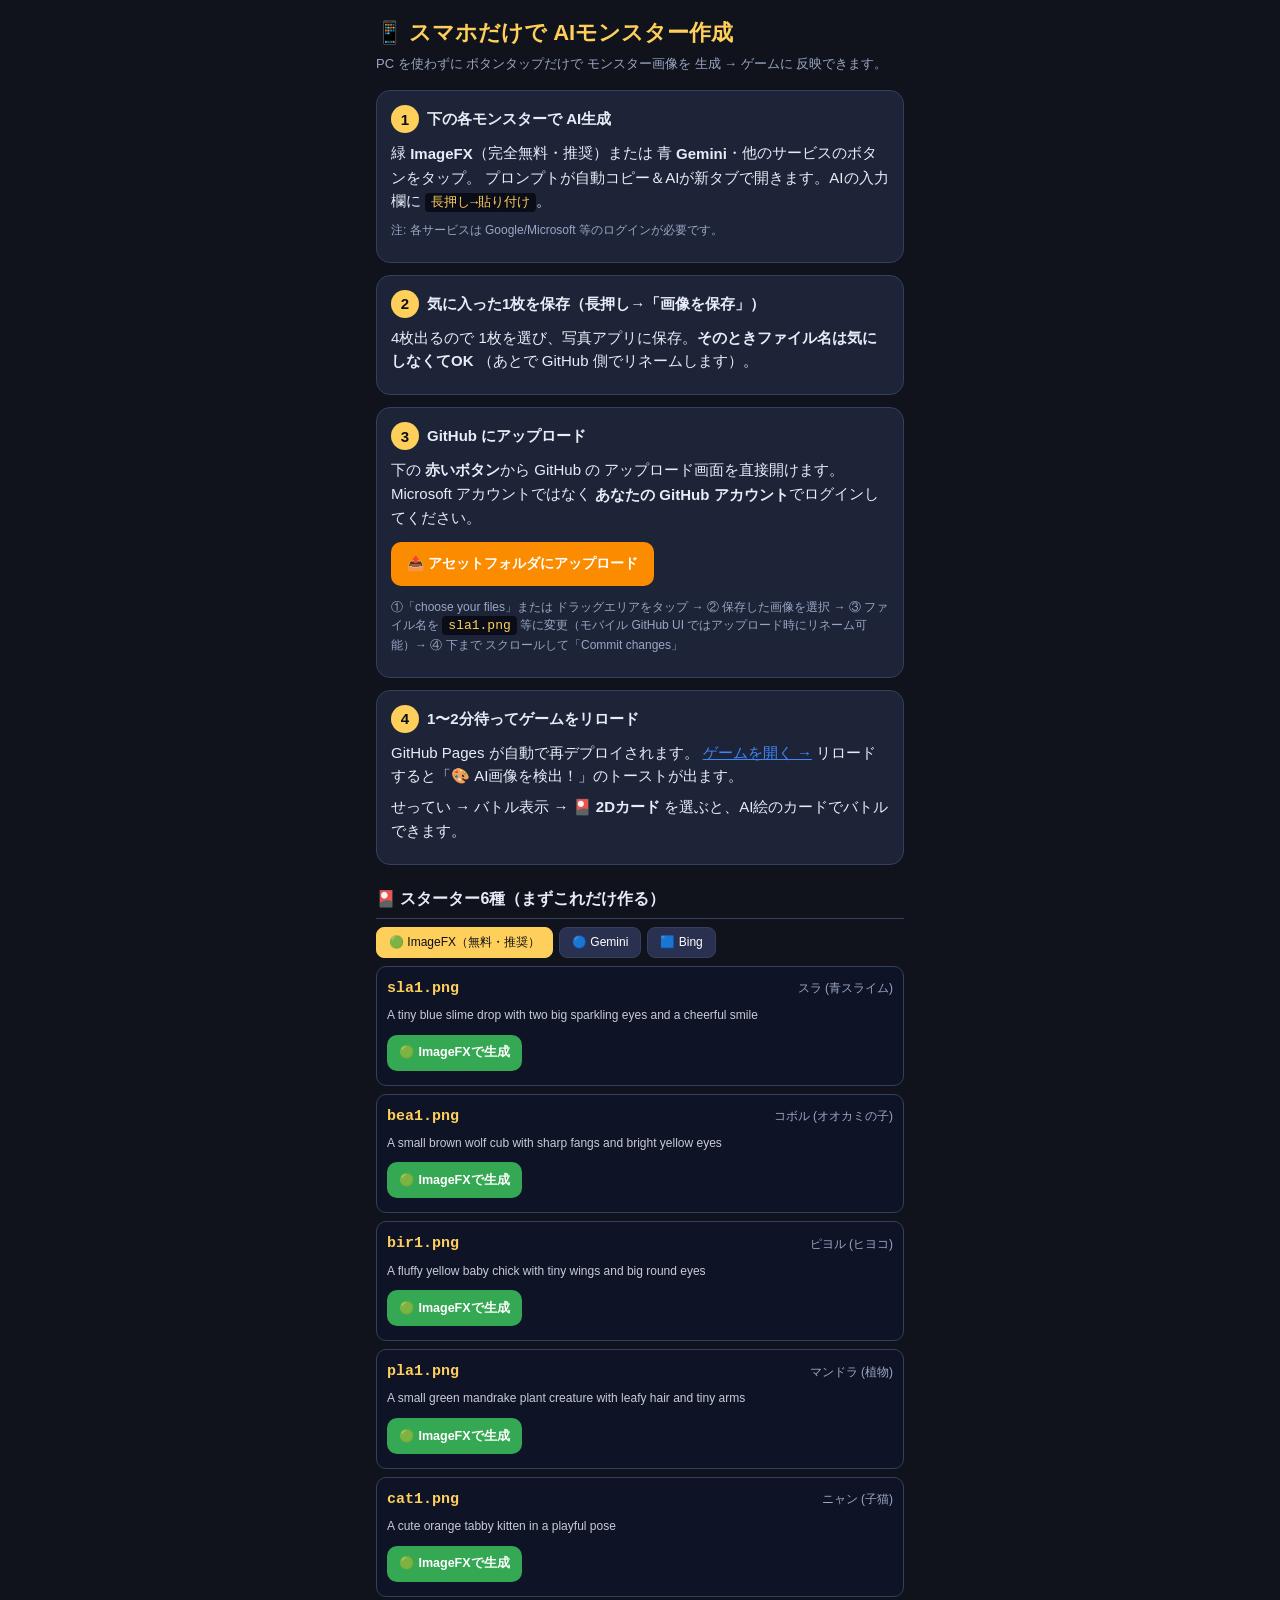
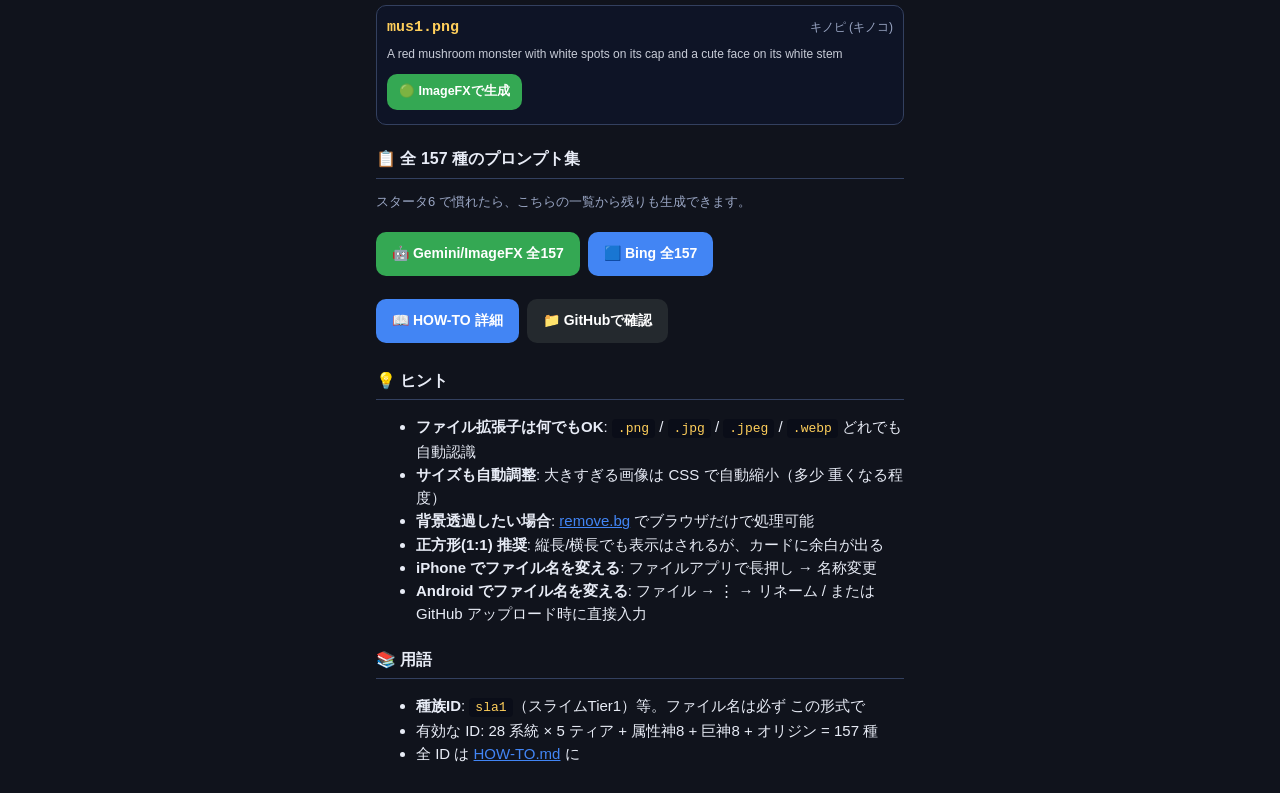
<file: mobile.html>
<!DOCTYPE html>
<html lang="ja"><head>
<meta charset="UTF-8">
<meta name="viewport" content="width=device-width, initial-scale=1.0, viewport-fit=cover">
<title>📱 モバイル AI生成 → アップロード（PC不要）</title>
<style>
  :root { --bg:#10131c; --panel:#1d2438; --line:#33405f; --text:#e8ecf6;
          --sub:#9aa6c4; --gold:#ffcf5b; --ok:#56d364; --blue:#4285f4;
          --green:#34a853; --red:#ea4335; --orange:#fb8c00; }
  * { box-sizing: border-box; -webkit-tap-highlight-color: transparent; }
  body { margin:0; background:var(--bg); color:var(--text);
         font-family:-apple-system,"Hiragino Kaku Gothic ProN","Yu Gothic UI",sans-serif;
         font-size:15px; line-height:1.55; padding:env(safe-area-inset-top) 0 env(safe-area-inset-bottom); }
  .container { max-width: 560px; margin: 0 auto; padding: 16px; }
  h1 { color: var(--gold); font-size: 22px; margin: 0 0 4px; }
  .lead { color: var(--sub); font-size: 13px; margin-bottom: 16px; }
  h2 { color:var(--text); font-size:16px; margin: 22px 0 8px;
       padding-bottom:6px; border-bottom:1px solid var(--line); }
  .step { background: var(--panel); border: 1px solid var(--line);
          border-radius: 14px; padding: 14px; margin-bottom: 12px; }
  .step .num { background: var(--gold); color: #0c0f17; width: 28px; height: 28px;
               border-radius: 50%; display:inline-flex; align-items:center; justify-content:center;
               font-weight: 900; margin-right: 8px; vertical-align: middle; }
  .step b { vertical-align: middle; }
  .step p { margin: 8px 0; }
  .step .hint { font-size: 12px; color: var(--sub); }
  .btn { display:inline-block; background: var(--blue); color: white;
         padding: 10px 16px; border-radius: 10px; text-decoration: none;
         font-weight: 700; font-size: 14px; margin: 4px 4px 4px 0;
         border:none; cursor:pointer; min-height:44px;
         display:inline-flex; align-items:center; justify-content:center; }
  .btn:active { transform: scale(.96); }
  .btn.green { background: var(--green); }
  .btn.gold { background: var(--gold); color: #0c0f17; }
  .btn.orange { background: var(--orange); }
  .btn.gh { background: #24292e; }
  code { background: #0a0d18; padding: 2px 6px; border-radius: 4px;
         color: var(--gold); font-family: monospace; font-size: 13px; }

  /* スターター6 ジェネレータ */
  .mon-list { display: flex; flex-direction: column; gap: 8px; margin-top: 8px; }
  .mon { background: #0e1426; border: 1px solid var(--line); border-radius: 10px;
         padding: 10px; }
  .mon-head { display: flex; justify-content: space-between; align-items: center; }
  .mon-id { font-family: monospace; color: var(--gold); font-weight: 700; }
  .mon-name { color: var(--sub); font-size: 12px; }
  .mon-prompt { font-size: 12px; color: var(--text); margin: 6px 0; opacity: 0.85; }
  .mon-btns { display: flex; gap: 6px; flex-wrap: wrap; margin-top: 6px; }
  .mon-btns .btn { padding: 7px 12px; font-size: 12.5px; min-height: 36px; }

  .toast { position: fixed; left: 50%; bottom: 24px; transform: translate(-50%, 16px);
           background: #0b0f1cee; border: 1px solid var(--ok); color: white;
           padding: 12px 20px; border-radius: 14px; font-size: 14px; font-weight: 700;
           opacity: 0; transition: .25s; z-index: 9999; pointer-events: none; }
  .toast.show { opacity: 1; transform: translate(-50%, 0); }

  .switch-pack { display:flex; gap:6px; flex-wrap:wrap; margin-bottom: 8px; }
  .switch-pack button { background: #2a3050; color: white; border: 1px solid var(--line);
                       padding: 6px 12px; border-radius: 8px; font-size: 12px; }
  .switch-pack button.on { background: var(--gold); color: #0c0f17; border-color: var(--gold); }
</style>
</head>
<body>
<div class="container">
  <h1>📱 スマホだけで AIモンスター作成</h1>
  <div class="lead">PC を使わずに ボタンタップだけで モンスター画像を 生成 → ゲームに 反映できます。</div>

  <div class="step">
    <span class="num">1</span><b>下の各モンスターで AI生成</b>
    <p>緑 <b>ImageFX</b>（完全無料・推奨）または 青 <b>Gemini</b>・他のサービスのボタンをタップ。
    プロンプトが自動コピー＆AIが新タブで開きます。AIの入力欄に <code>長押し→貼り付け</code>。</p>
    <p class="hint">注: 各サービスは Google/Microsoft 等のログインが必要です。</p>
  </div>

  <div class="step">
    <span class="num">2</span><b>気に入った1枚を保存（長押し→「画像を保存」）</b>
    <p>4枚出るので 1枚を選び、写真アプリに保存。<strong>そのときファイル名は気にしなくてOK</strong>
    （あとで GitHub 側でリネームします）。</p>
  </div>

  <div class="step">
    <span class="num">3</span><b>GitHub にアップロード</b>
    <p>下の <strong>赤いボタン</strong>から GitHub の アップロード画面を直接開けます。
    Microsoft アカウントではなく <b>あなたの GitHub アカウント</b>でログインしてください。</p>
    <a class="btn orange" href="https://github.com/minaiiiiiiiiii0310-beep/monster-fusion-world/upload/main/assets/monsters" target="_blank" rel="noopener">
      📤 アセットフォルダにアップロード
    </a>
    <p class="hint">①「choose your files」または ドラッグエリアをタップ →
    ② 保存した画像を選択 →
    ③ ファイル名を <code>sla1.png</code> 等に変更（モバイル GitHub UI ではアップロード時にリネーム可能）→
    ④ 下まで スクロールして「Commit changes」</p>
  </div>

  <div class="step">
    <span class="num">4</span><b>1〜2分待ってゲームをリロード</b>
    <p>GitHub Pages が自動で再デプロイされます。
    <a href="https://minaiiiiiiiiii0310-beep.github.io/monster-fusion-world/" target="_blank" style="color:var(--blue)">ゲームを開く →</a>
    リロードすると「🎨 AI画像を検出！」のトーストが出ます。</p>
    <p>せってい → バトル表示 → <strong>🎴 2Dカード</strong> を選ぶと、AI絵のカードでバトルできます。</p>
  </div>

  <h2>🎴 スターター6種（まずこれだけ作る）</h2>
  <div class="switch-pack" id="aiSwitch">
    <button class="on" data-ai="imagefx">🟢 ImageFX（無料・推奨）</button>
    <button data-ai="gemini">🔵 Gemini</button>
    <button data-ai="bing">🟦 Bing</button>
  </div>

  <div class="mon-list" id="monList"></div>

  <h2>📋 全 157 種のプロンプト集</h2>
  <p class="lead">スタータ6 で慣れたら、こちらの一覧から残りも生成できます。</p>
  <p>
    <a class="btn green" href="assets/monsters/prompts/gemini-quick-links.html">🤖 Gemini/ImageFX 全157</a>
    <a class="btn" href="assets/monsters/prompts/bing-quick-links.html">🟦 Bing 全157</a>
  </p>
  <p>
    <a class="btn" href="assets/monsters/prompts/HOW-TO.md">📖 HOW-TO 詳細</a>
    <a class="btn gh" href="https://github.com/minaiiiiiiiiii0310-beep/monster-fusion-world/tree/main/assets/monsters" target="_blank">📁 GitHubで確認</a>
  </p>

  <h2>💡 ヒント</h2>
  <ul>
    <li><b>ファイル拡張子は何でもOK</b>: <code>.png</code> / <code>.jpg</code> / <code>.jpeg</code> / <code>.webp</code> どれでも自動認識</li>
    <li><b>サイズも自動調整</b>: 大きすぎる画像は CSS で自動縮小（多少 重くなる程度）</li>
    <li><b>背景透過したい場合</b>: <a href="https://www.remove.bg" target="_blank" style="color:var(--blue)">remove.bg</a> でブラウザだけで処理可能</li>
    <li><b>正方形(1:1) 推奨</b>: 縦長/横長でも表示はされるが、カードに余白が出る</li>
    <li><b>iPhone でファイル名を変える</b>: ファイルアプリで長押し → 名称変更</li>
    <li><b>Android でファイル名を変える</b>: ファイル → ⋮ → リネーム / または GitHub アップロード時に直接入力</li>
  </ul>

  <h2>📚 用語</h2>
  <ul>
    <li><b>種族ID</b>: <code>sla1</code>（スライムTier1）等。ファイル名は必ず この形式で</li>
    <li>有効な ID: 28 系統 × 5 ティア + 属性神8 + 巨神8 + オリジン = 157 種</li>
    <li>全 ID は <a href="assets/monsters/prompts/HOW-TO.md" style="color:var(--blue)">HOW-TO.md</a> に</li>
  </ul>
</div>

<div id="toast" class="toast">📋 コピーしました！ 次のタブで長押し→貼り付け</div>

<script>
  const SFX = ", chibi cartoon style, anime aesthetic, bold black outlines, soft cel-shading, vibrant colors, full body centered, transparent background, square 1:1, no text or watermark";

  const STARTER = [
    ["sla1", "スラ (青スライム)", "A tiny blue slime drop with two big sparkling eyes and a cheerful smile"],
    ["bea1", "コボル (オオカミの子)", "A small brown wolf cub with sharp fangs and bright yellow eyes"],
    ["bir1", "ピヨル (ヒヨコ)", "A fluffy yellow baby chick with tiny wings and big round eyes"],
    ["pla1", "マンドラ (植物)", "A small green mandrake plant creature with leafy hair and tiny arms"],
    ["cat1", "ニャン (子猫)", "A cute orange tabby kitten in a playful pose"],
    ["mus1", "キノピ (キノコ)", "A red mushroom monster with white spots on its cap and a cute face on its white stem"],
  ];

  const URLS = {
    imagefx: 'https://aitestkitchen.withgoogle.com/tools/image-fx',
    gemini: 'https://gemini.google.com/app',
    bing: (p) => 'https://www.bing.com/images/create?q=' + encodeURIComponent(p),
  };

  let currentAI = 'imagefx';

  function showToast() {
    const t = document.getElementById('toast');
    t.classList.add('show');
    clearTimeout(showToast._t);
    showToast._t = setTimeout(() => t.classList.remove('show'), 2400);
  }

  async function generate(id, prompt) {
    const full = 'Create an image of ' + prompt + SFX;
    if (currentAI === 'bing') {
      // Bing は URL パラメータで直接渡せる
      window.open(URLS.bing(full), '_blank', 'noopener,noreferrer');
      return;
    }
    // Gemini / ImageFX: クリップボードにコピーしてから開く
    try {
      await navigator.clipboard.writeText(full);
      showToast();
    } catch (e) {
      // クリップボードAPI失敗時はモーダルでテキスト表示
      const ok = confirm('プロンプトをコピーできませんでした。\n下記をコピーしてください:\n\n' + full + '\n\nOKで AI を開きます。');
      if (!ok) return;
    }
    setTimeout(() => {
      window.open(URLS[currentAI], '_blank', 'noopener,noreferrer');
    }, 200);
  }

  function render() {
    const list = document.getElementById('monList');
    list.innerHTML = STARTER.map(([id, name, prompt]) => `
      <div class="mon">
        <div class="mon-head">
          <span class="mon-id">${id}.png</span>
          <span class="mon-name">${name}</span>
        </div>
        <div class="mon-prompt">${prompt}</div>
        <div class="mon-btns">
          <button class="btn ${currentAI==='imagefx'?'green':currentAI==='gemini'?'':'orange'}"
                  onclick='generate(${JSON.stringify(id)}, ${JSON.stringify(prompt)})'>
            ${currentAI==='imagefx'?'🟢 ImageFXで生成':currentAI==='gemini'?'🔵 Geminiで生成':'🟦 Bingで生成'}
          </button>
        </div>
      </div>
    `).join('');
  }

  document.getElementById('aiSwitch').addEventListener('click', (e) => {
    if (e.target.tagName !== 'BUTTON') return;
    document.querySelectorAll('#aiSwitch button').forEach(b => b.classList.remove('on'));
    e.target.classList.add('on');
    currentAI = e.target.dataset.ai;
    render();
  });

  render();
</script>
</body></html>
</file>
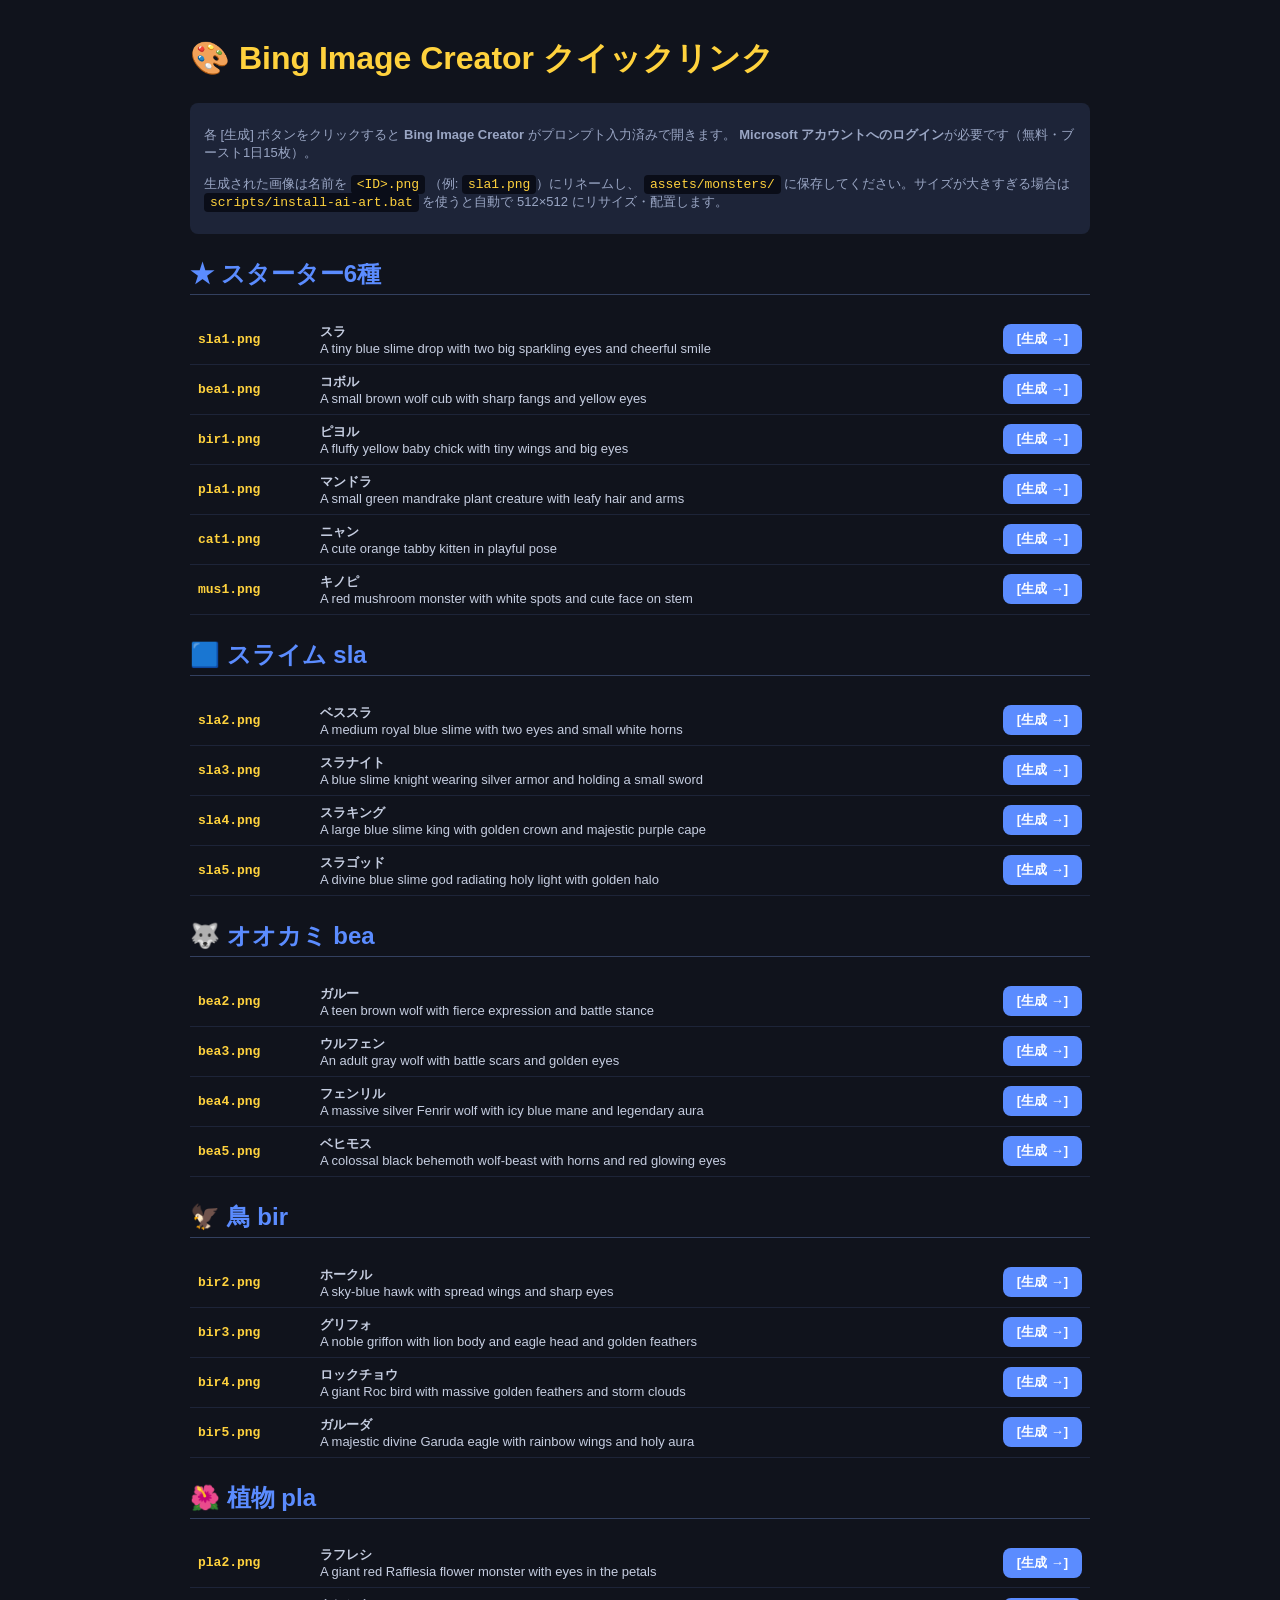
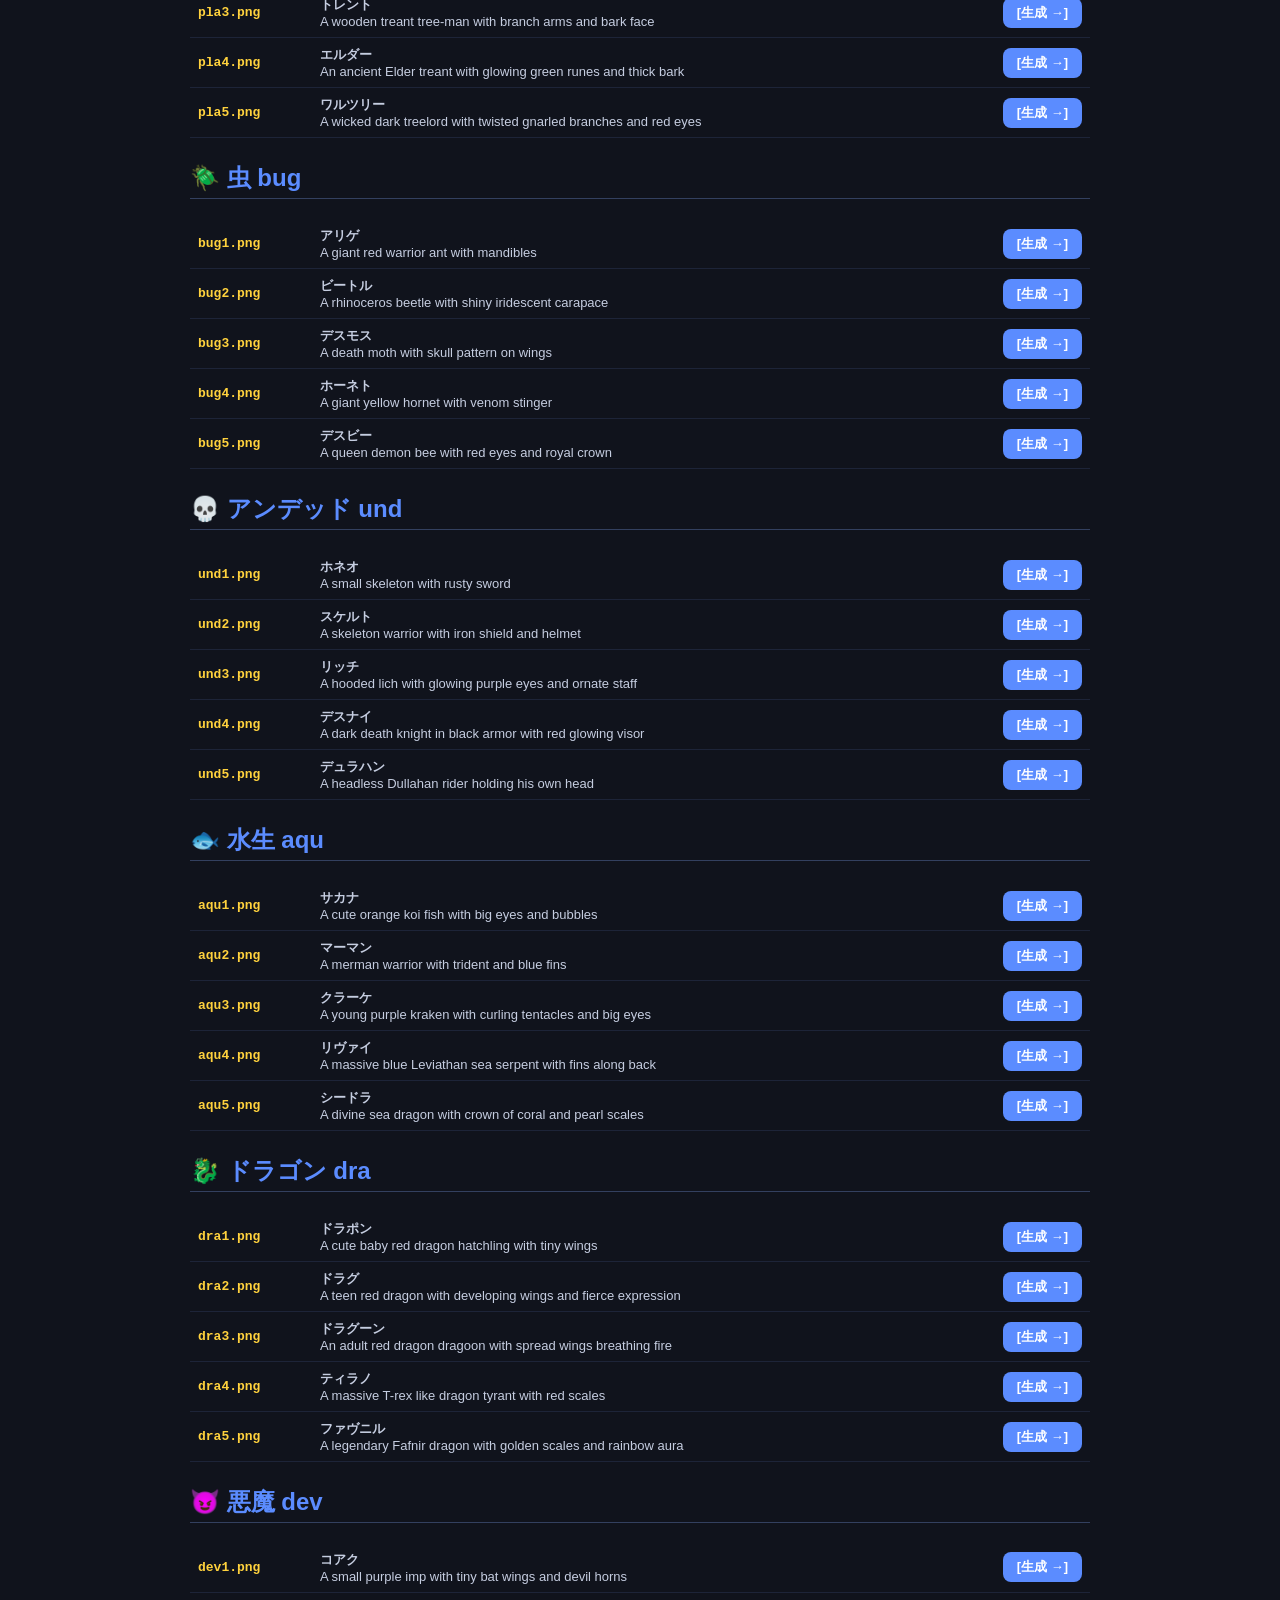
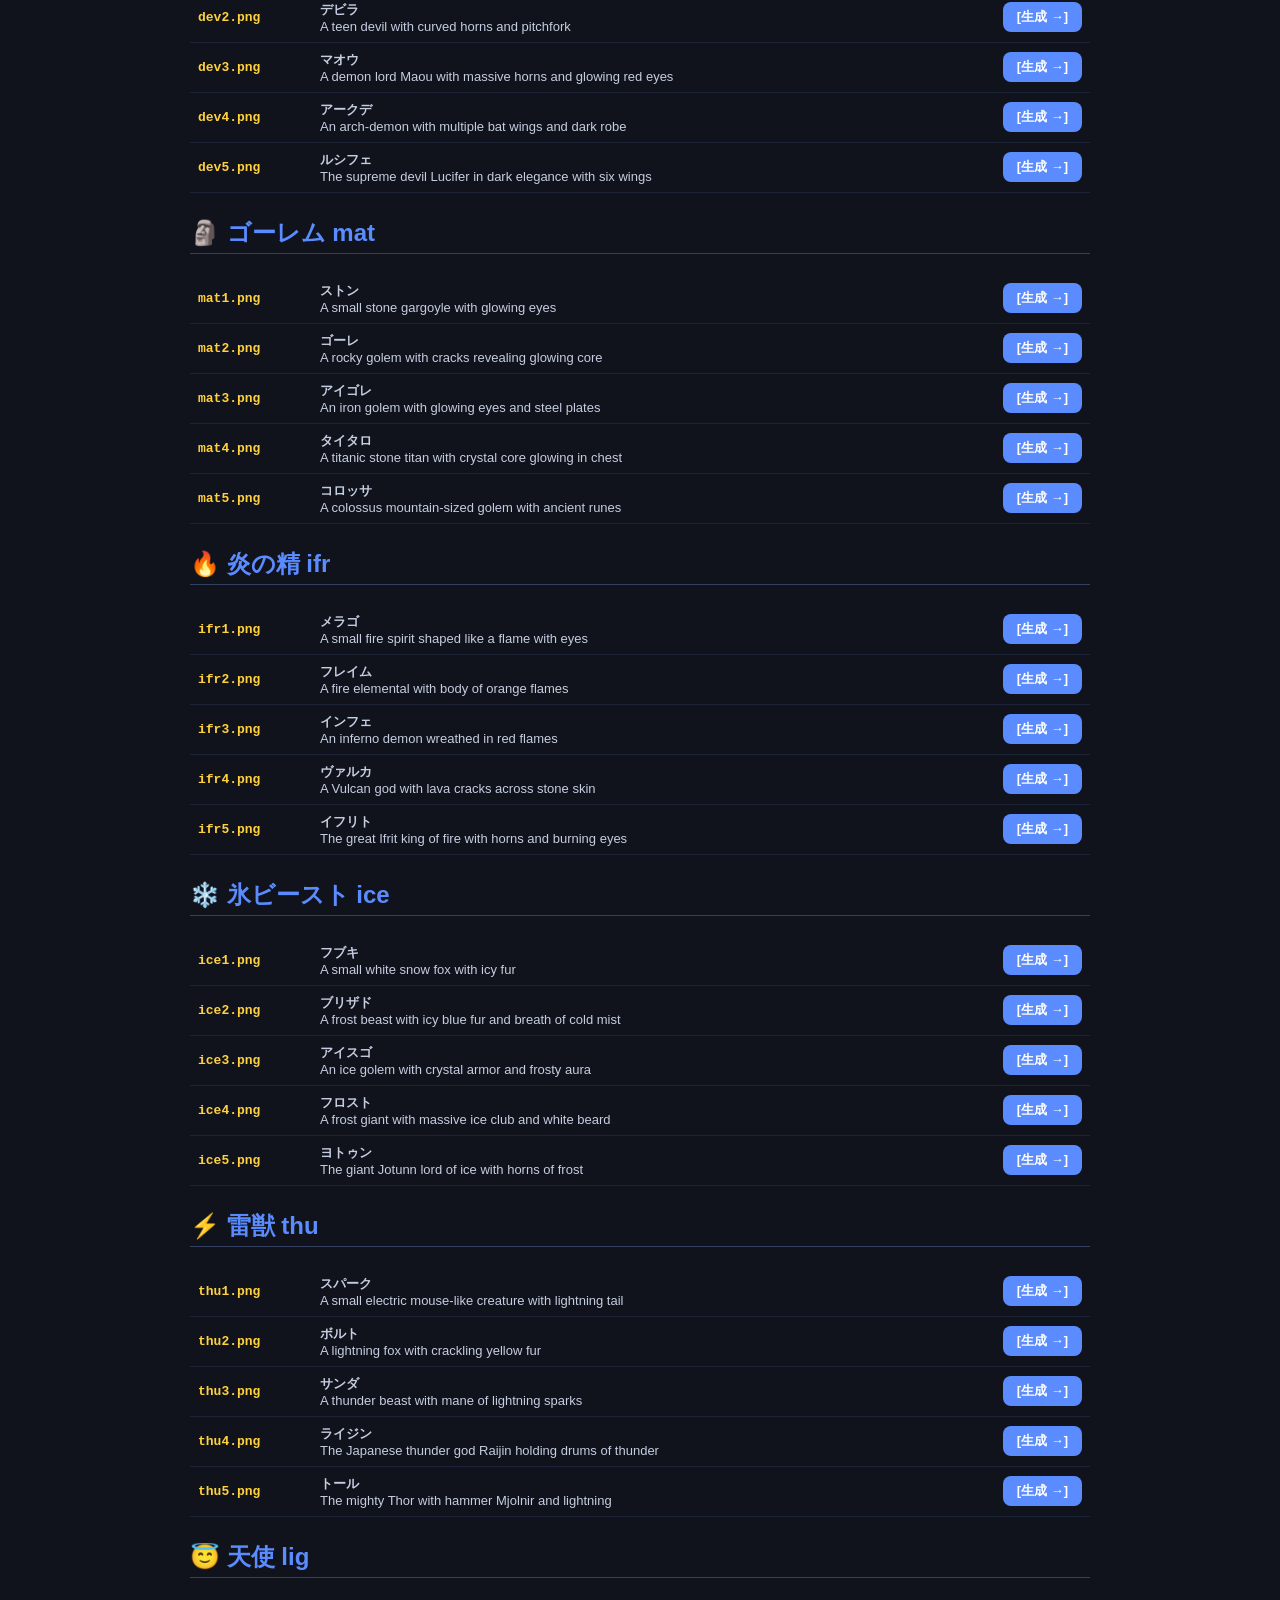
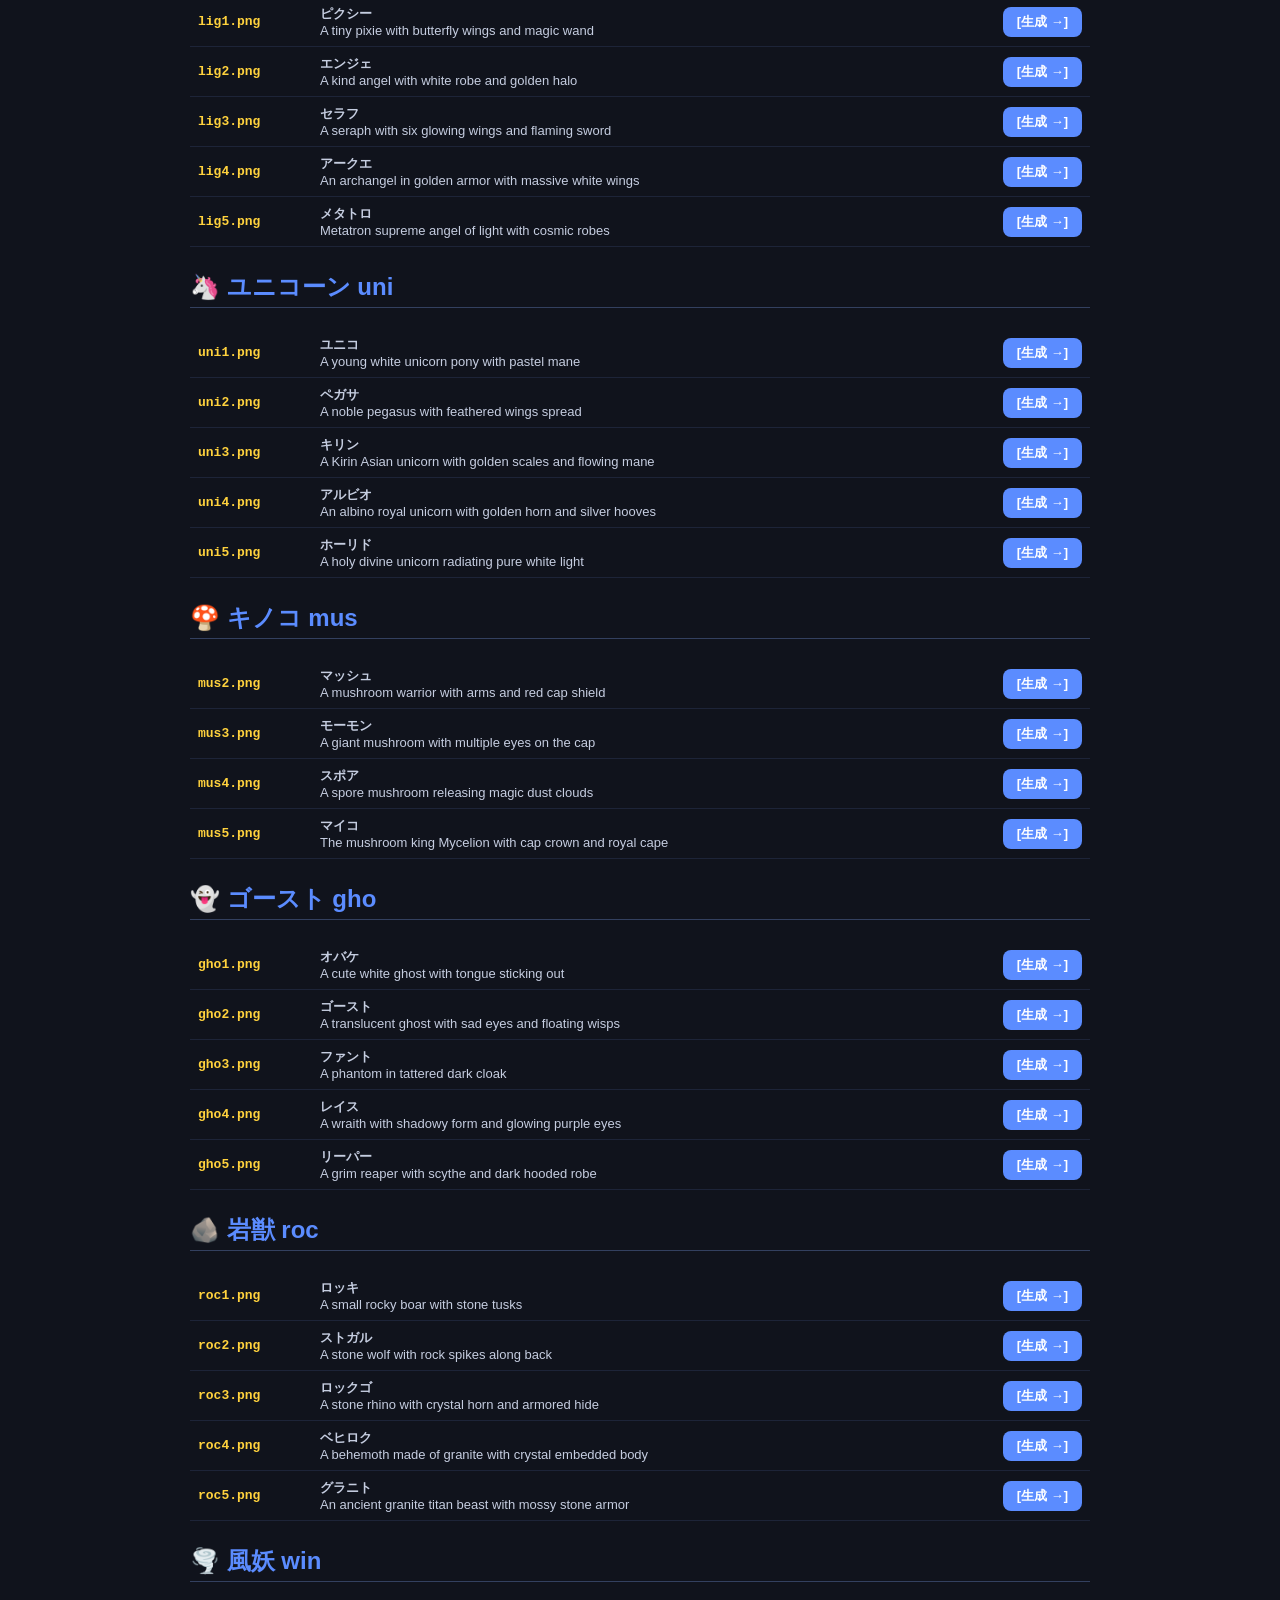
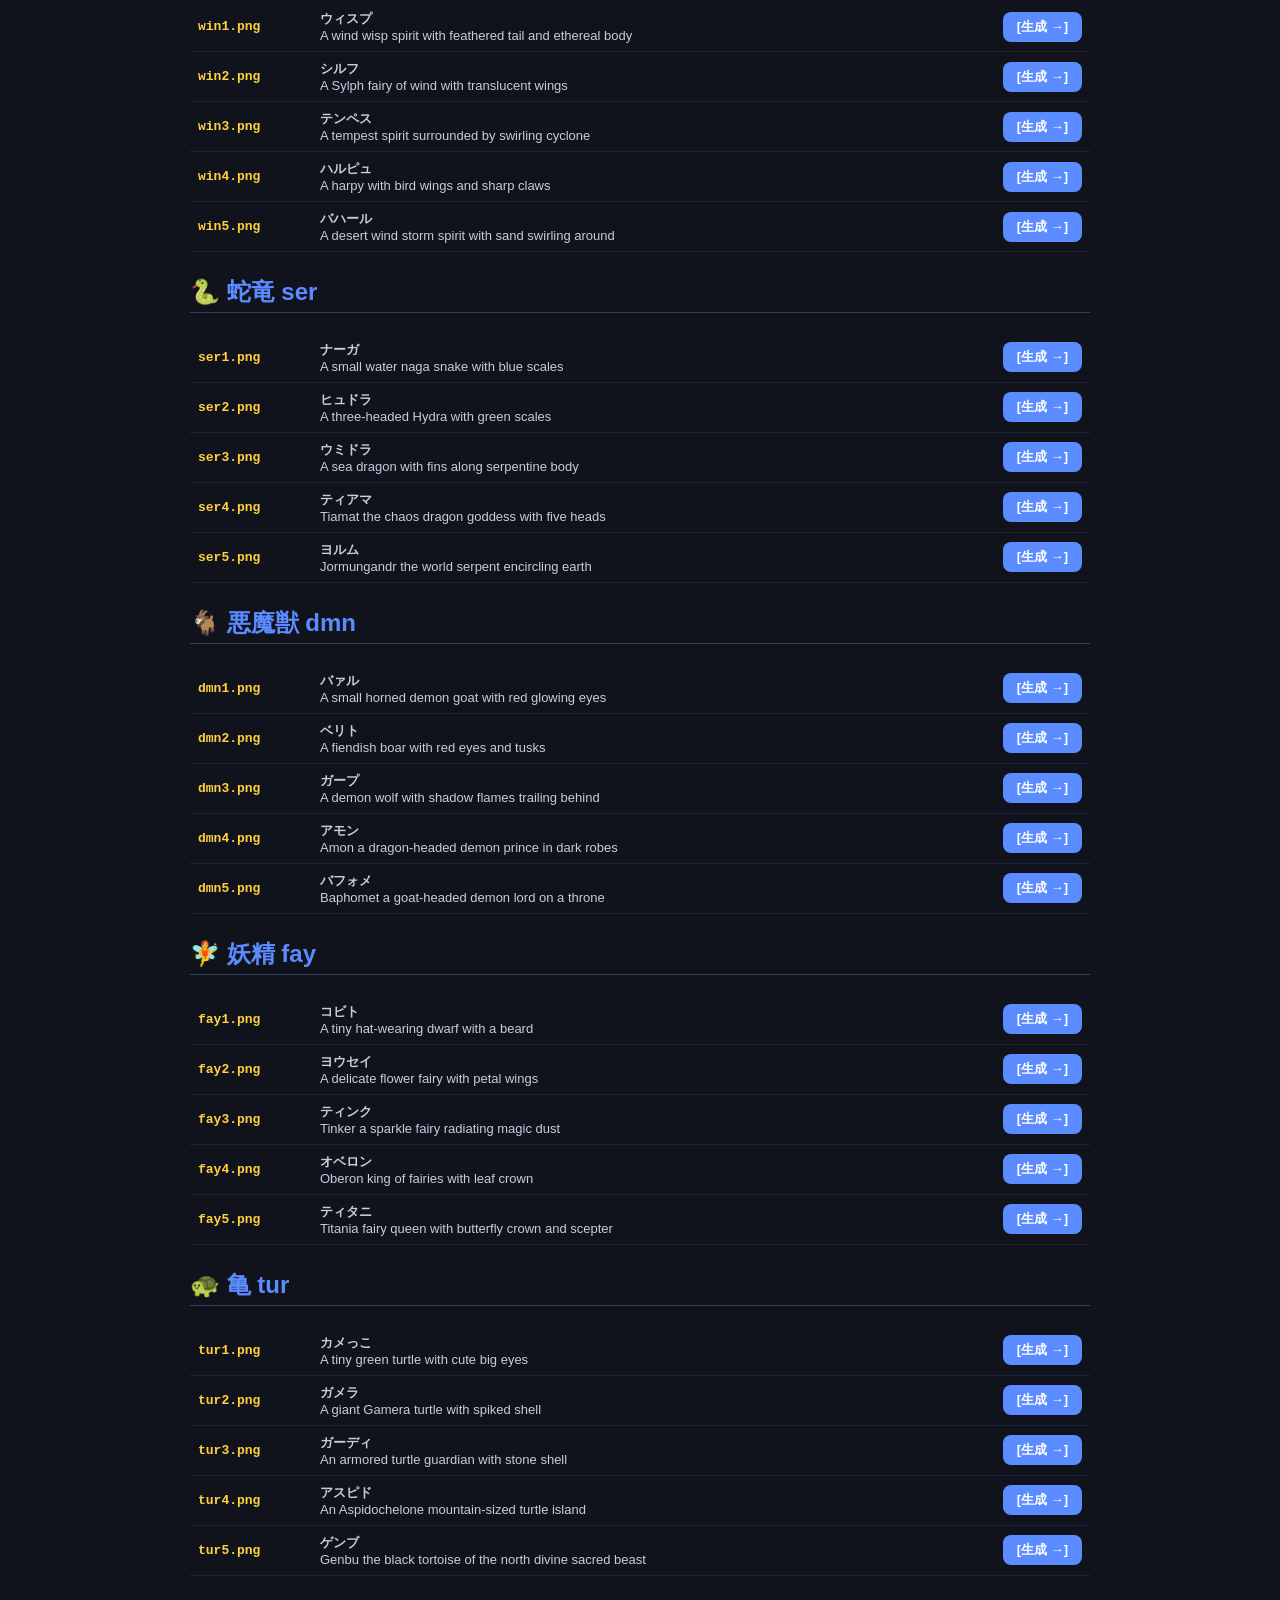
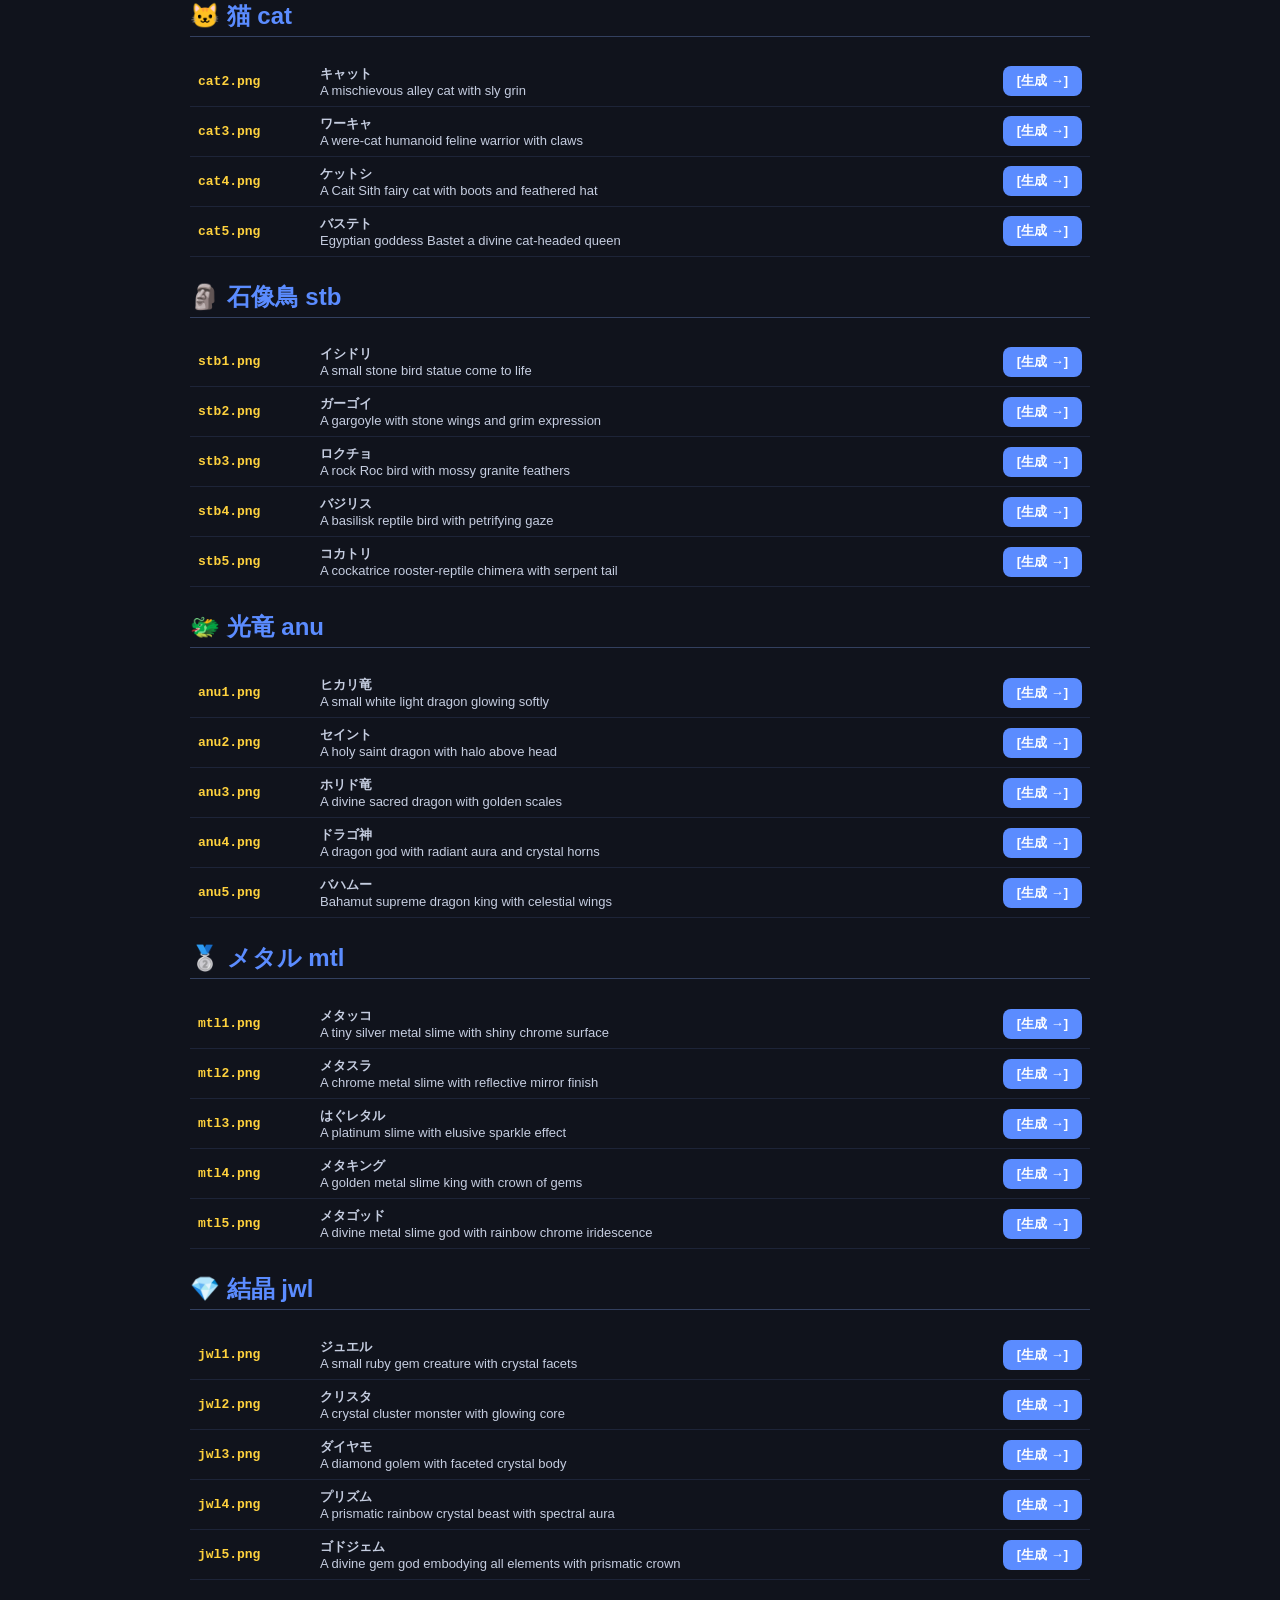
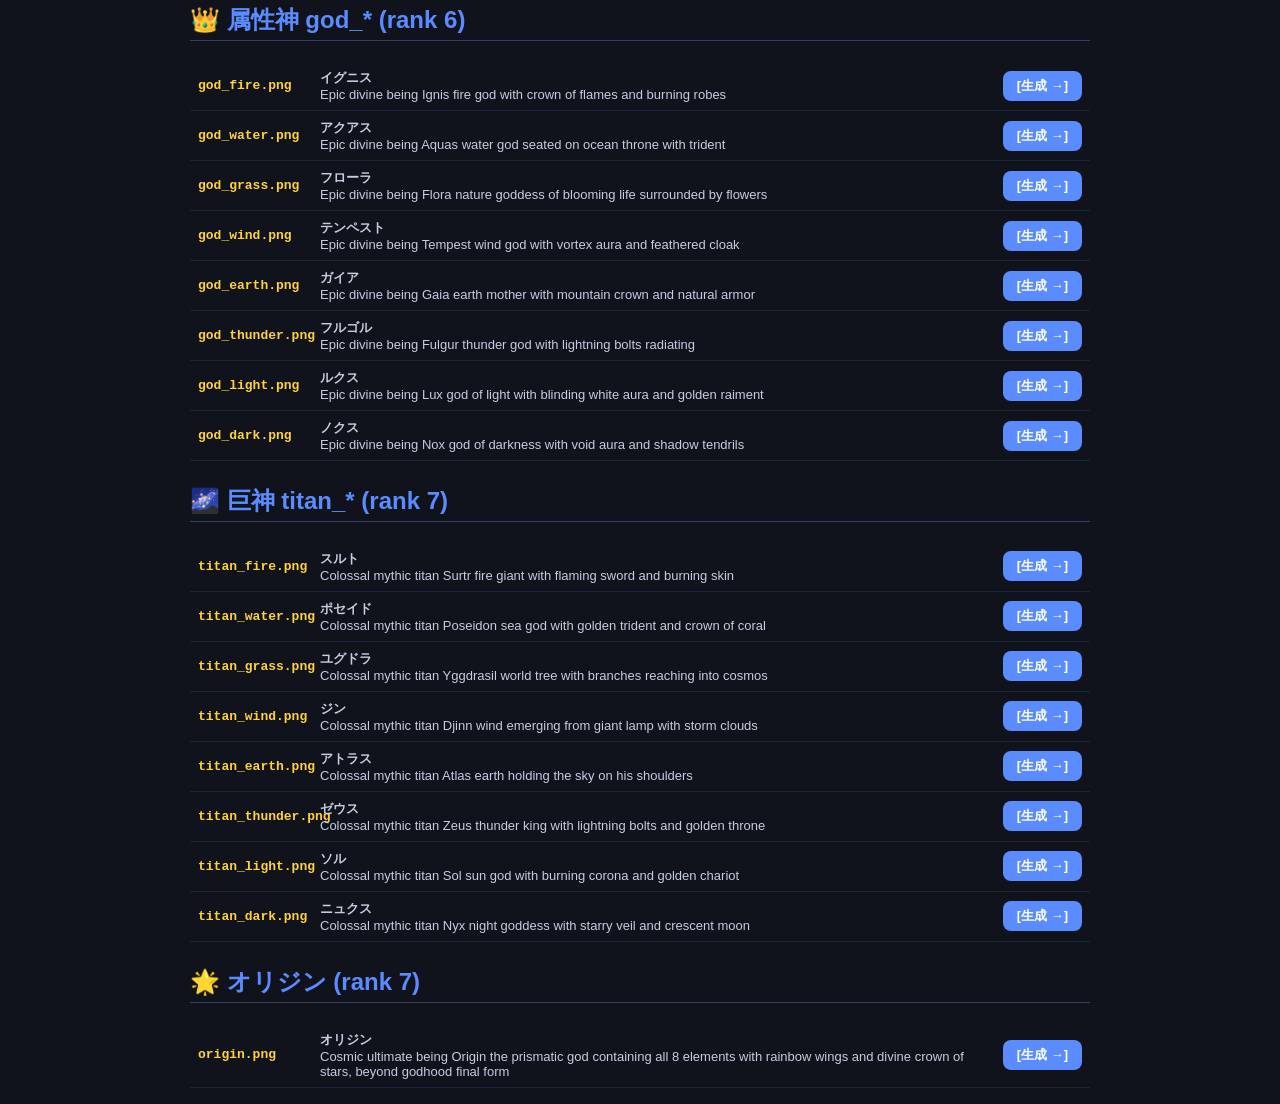
<file: assets/monsters/prompts/bing-quick-links.html>
<!DOCTYPE html>
<html lang="ja"><head>
<meta charset="UTF-8">
<title>Bing Image Creator クイックリンク — モンスター生成</title>
<style>
  body { font-family: -apple-system, "Yu Gothic", sans-serif;
         background: #10131c; color: #e8ecf6; padding: 16px; max-width: 900px; margin: 0 auto; }
  h1 { color: #ffd23d; }
  h2 { color: #5b8cff; border-bottom: 1px solid #33405f; padding-bottom: 4px; margin-top: 24px; }
  .item { display: flex; align-items: center; gap: 12px; padding: 8px; border-bottom: 1px solid #1d2438; }
  .id { font-family: monospace; color: #ffd23d; width: 110px; font-weight: 700; }
  .desc { flex: 1; color: #c5cde0; font-size: 13px; }
  .btn { background: #5b8cff; color: white; padding: 6px 14px; border-radius: 8px;
         text-decoration: none; font-size: 13px; font-weight: 700;
         white-space: nowrap; }
  .btn:hover { background: #3a64e0; }
  .hint { background: #1d2438; padding: 10px 14px; border-radius: 8px;
          font-size: 13px; color: #9aa6c4; margin-bottom: 16px; }
  .hint code { background: #0a0d18; padding: 2px 6px; border-radius: 4px; color: #ffd23d; }
</style>
</head><body>
<h1>🎨 Bing Image Creator クイックリンク</h1>
<div class="hint">
  <p>各 [生成] ボタンをクリックすると <strong>Bing Image Creator</strong> がプロンプト入力済みで開きます。
  <strong>Microsoft アカウントへのログイン</strong>が必要です（無料・ブースト1日15枚）。</p>
  <p>生成された画像は名前を <code>&lt;ID&gt;.png</code> （例: <code>sla1.png</code>）にリネームし、
  <code>assets/monsters/</code> に保存してください。サイズが大きすぎる場合は
  <code>scripts/install-ai-art.bat</code> を使うと自動で 512×512 にリサイズ・配置します。</p>
</div>

<script>
  // 共通サフィックス
  const SFX = ", chibi cartoon monster, full body, centered, transparent background, anime style with soft cel-shading and bold black outlines, vibrant colors, mobile game card art, no text or watermark";
  // [ [id, japanese-name, prompt], ... ]
  const ITEMS = [
    // ==== スターター6 ====
    ["__starter__", "★ スターター6種", "", "h"],
    ["sla1", "スラ", "A tiny blue slime drop with two big sparkling eyes and cheerful smile"],
    ["bea1", "コボル", "A small brown wolf cub with sharp fangs and yellow eyes"],
    ["bir1", "ピヨル", "A fluffy yellow baby chick with tiny wings and big eyes"],
    ["pla1", "マンドラ", "A small green mandrake plant creature with leafy hair and arms"],
    ["cat1", "ニャン", "A cute orange tabby kitten in playful pose"],
    ["mus1", "キノピ", "A red mushroom monster with white spots and cute face on stem"],

    // ==== スライム sla ====
    ["__sla__", "🟦 スライム sla", "", "h"],
    ["sla2", "ベススラ", "A medium royal blue slime with two eyes and small white horns"],
    ["sla3", "スラナイト", "A blue slime knight wearing silver armor and holding a small sword"],
    ["sla4", "スラキング", "A large blue slime king with golden crown and majestic purple cape"],
    ["sla5", "スラゴッド", "A divine blue slime god radiating holy light with golden halo"],

    // ==== オオカミ bea ====
    ["__bea__", "🐺 オオカミ bea", "", "h"],
    ["bea2", "ガルー", "A teen brown wolf with fierce expression and battle stance"],
    ["bea3", "ウルフェン", "An adult gray wolf with battle scars and golden eyes"],
    ["bea4", "フェンリル", "A massive silver Fenrir wolf with icy blue mane and legendary aura"],
    ["bea5", "ベヒモス", "A colossal black behemoth wolf-beast with horns and red glowing eyes"],

    // ==== 鳥 bir ====
    ["__bir__", "🦅 鳥 bir", "", "h"],
    ["bir2", "ホークル", "A sky-blue hawk with spread wings and sharp eyes"],
    ["bir3", "グリフォ", "A noble griffon with lion body and eagle head and golden feathers"],
    ["bir4", "ロックチョウ", "A giant Roc bird with massive golden feathers and storm clouds"],
    ["bir5", "ガルーダ", "A majestic divine Garuda eagle with rainbow wings and holy aura"],

    // ==== 植物 pla ====
    ["__pla__", "🌺 植物 pla", "", "h"],
    ["pla2", "ラフレシ", "A giant red Rafflesia flower monster with eyes in the petals"],
    ["pla3", "トレント", "A wooden treant tree-man with branch arms and bark face"],
    ["pla4", "エルダー", "An ancient Elder treant with glowing green runes and thick bark"],
    ["pla5", "ワルツリー", "A wicked dark treelord with twisted gnarled branches and red eyes"],

    // ==== 虫 bug ====
    ["__bug__", "🪲 虫 bug", "", "h"],
    ["bug1", "アリゲ", "A giant red warrior ant with mandibles"],
    ["bug2", "ビートル", "A rhinoceros beetle with shiny iridescent carapace"],
    ["bug3", "デスモス", "A death moth with skull pattern on wings"],
    ["bug4", "ホーネト", "A giant yellow hornet with venom stinger"],
    ["bug5", "デスビー", "A queen demon bee with red eyes and royal crown"],

    // ==== アンデッド und ====
    ["__und__", "💀 アンデッド und", "", "h"],
    ["und1", "ホネオ", "A small skeleton with rusty sword"],
    ["und2", "スケルト", "A skeleton warrior with iron shield and helmet"],
    ["und3", "リッチ", "A hooded lich with glowing purple eyes and ornate staff"],
    ["und4", "デスナイ", "A dark death knight in black armor with red glowing visor"],
    ["und5", "デュラハン", "A headless Dullahan rider holding his own head"],

    // ==== 水生 aqu ====
    ["__aqu__", "🐟 水生 aqu", "", "h"],
    ["aqu1", "サカナ", "A cute orange koi fish with big eyes and bubbles"],
    ["aqu2", "マーマン", "A merman warrior with trident and blue fins"],
    ["aqu3", "クラーケ", "A young purple kraken with curling tentacles and big eyes"],
    ["aqu4", "リヴァイ", "A massive blue Leviathan sea serpent with fins along back"],
    ["aqu5", "シードラ", "A divine sea dragon with crown of coral and pearl scales"],

    // ==== ドラゴン dra ====
    ["__dra__", "🐉 ドラゴン dra", "", "h"],
    ["dra1", "ドラポン", "A cute baby red dragon hatchling with tiny wings"],
    ["dra2", "ドラグ", "A teen red dragon with developing wings and fierce expression"],
    ["dra3", "ドラグーン", "An adult red dragon dragoon with spread wings breathing fire"],
    ["dra4", "ティラノ", "A massive T-rex like dragon tyrant with red scales"],
    ["dra5", "ファヴニル", "A legendary Fafnir dragon with golden scales and rainbow aura"],

    // ==== 悪魔 dev ====
    ["__dev__", "😈 悪魔 dev", "", "h"],
    ["dev1", "コアク", "A small purple imp with tiny bat wings and devil horns"],
    ["dev2", "デビラ", "A teen devil with curved horns and pitchfork"],
    ["dev3", "マオウ", "A demon lord Maou with massive horns and glowing red eyes"],
    ["dev4", "アークデ", "An arch-demon with multiple bat wings and dark robe"],
    ["dev5", "ルシフェ", "The supreme devil Lucifer in dark elegance with six wings"],

    // ==== ゴーレム mat ====
    ["__mat__", "🗿 ゴーレム mat", "", "h"],
    ["mat1", "ストン", "A small stone gargoyle with glowing eyes"],
    ["mat2", "ゴーレ", "A rocky golem with cracks revealing glowing core"],
    ["mat3", "アイゴレ", "An iron golem with glowing eyes and steel plates"],
    ["mat4", "タイタロ", "A titanic stone titan with crystal core glowing in chest"],
    ["mat5", "コロッサ", "A colossus mountain-sized golem with ancient runes"],

    // ==== 炎の精 ifr ====
    ["__ifr__", "🔥 炎の精 ifr", "", "h"],
    ["ifr1", "メラゴ", "A small fire spirit shaped like a flame with eyes"],
    ["ifr2", "フレイム", "A fire elemental with body of orange flames"],
    ["ifr3", "インフェ", "An inferno demon wreathed in red flames"],
    ["ifr4", "ヴァルカ", "A Vulcan god with lava cracks across stone skin"],
    ["ifr5", "イフリト", "The great Ifrit king of fire with horns and burning eyes"],

    // ==== 氷ビースト ice ====
    ["__ice__", "❄️ 氷ビースト ice", "", "h"],
    ["ice1", "フブキ", "A small white snow fox with icy fur"],
    ["ice2", "ブリザド", "A frost beast with icy blue fur and breath of cold mist"],
    ["ice3", "アイスゴ", "An ice golem with crystal armor and frosty aura"],
    ["ice4", "フロスト", "A frost giant with massive ice club and white beard"],
    ["ice5", "ヨトゥン", "The giant Jotunn lord of ice with horns of frost"],

    // ==== 雷獣 thu ====
    ["__thu__", "⚡ 雷獣 thu", "", "h"],
    ["thu1", "スパーク", "A small electric mouse-like creature with lightning tail"],
    ["thu2", "ボルト", "A lightning fox with crackling yellow fur"],
    ["thu3", "サンダ", "A thunder beast with mane of lightning sparks"],
    ["thu4", "ライジン", "The Japanese thunder god Raijin holding drums of thunder"],
    ["thu5", "トール", "The mighty Thor with hammer Mjolnir and lightning"],

    // ==== 天使 lig ====
    ["__lig__", "😇 天使 lig", "", "h"],
    ["lig1", "ピクシー", "A tiny pixie with butterfly wings and magic wand"],
    ["lig2", "エンジェ", "A kind angel with white robe and golden halo"],
    ["lig3", "セラフ", "A seraph with six glowing wings and flaming sword"],
    ["lig4", "アークエ", "An archangel in golden armor with massive white wings"],
    ["lig5", "メタトロ", "Metatron supreme angel of light with cosmic robes"],

    // ==== ユニコーン uni ====
    ["__uni__", "🦄 ユニコーン uni", "", "h"],
    ["uni1", "ユニコ", "A young white unicorn pony with pastel mane"],
    ["uni2", "ペガサ", "A noble pegasus with feathered wings spread"],
    ["uni3", "キリン", "A Kirin Asian unicorn with golden scales and flowing mane"],
    ["uni4", "アルビオ", "An albino royal unicorn with golden horn and silver hooves"],
    ["uni5", "ホーリド", "A holy divine unicorn radiating pure white light"],

    // ==== キノコ mus ====
    ["__mus__", "🍄 キノコ mus", "", "h"],
    ["mus2", "マッシュ", "A mushroom warrior with arms and red cap shield"],
    ["mus3", "モーモン", "A giant mushroom with multiple eyes on the cap"],
    ["mus4", "スポア", "A spore mushroom releasing magic dust clouds"],
    ["mus5", "マイコ", "The mushroom king Mycelion with cap crown and royal cape"],

    // ==== ゴースト gho ====
    ["__gho__", "👻 ゴースト gho", "", "h"],
    ["gho1", "オバケ", "A cute white ghost with tongue sticking out"],
    ["gho2", "ゴースト", "A translucent ghost with sad eyes and floating wisps"],
    ["gho3", "ファント", "A phantom in tattered dark cloak"],
    ["gho4", "レイス", "A wraith with shadowy form and glowing purple eyes"],
    ["gho5", "リーパー", "A grim reaper with scythe and dark hooded robe"],

    // ==== 岩獣 roc ====
    ["__roc__", "🪨 岩獣 roc", "", "h"],
    ["roc1", "ロッキ", "A small rocky boar with stone tusks"],
    ["roc2", "ストガル", "A stone wolf with rock spikes along back"],
    ["roc3", "ロックゴ", "A stone rhino with crystal horn and armored hide"],
    ["roc4", "ベヒロク", "A behemoth made of granite with crystal embedded body"],
    ["roc5", "グラニト", "An ancient granite titan beast with mossy stone armor"],

    // ==== 風妖 win ====
    ["__win__", "🌪️ 風妖 win", "", "h"],
    ["win1", "ウィスプ", "A wind wisp spirit with feathered tail and ethereal body"],
    ["win2", "シルフ", "A Sylph fairy of wind with translucent wings"],
    ["win3", "テンペス", "A tempest spirit surrounded by swirling cyclone"],
    ["win4", "ハルピュ", "A harpy with bird wings and sharp claws"],
    ["win5", "バハール", "A desert wind storm spirit with sand swirling around"],

    // ==== 蛇竜 ser ====
    ["__ser__", "🐍 蛇竜 ser", "", "h"],
    ["ser1", "ナーガ", "A small water naga snake with blue scales"],
    ["ser2", "ヒュドラ", "A three-headed Hydra with green scales"],
    ["ser3", "ウミドラ", "A sea dragon with fins along serpentine body"],
    ["ser4", "ティアマ", "Tiamat the chaos dragon goddess with five heads"],
    ["ser5", "ヨルム", "Jormungandr the world serpent encircling earth"],

    // ==== 悪魔獣 dmn ====
    ["__dmn__", "🐐 悪魔獣 dmn", "", "h"],
    ["dmn1", "バァル", "A small horned demon goat with red glowing eyes"],
    ["dmn2", "ベリト", "A fiendish boar with red eyes and tusks"],
    ["dmn3", "ガープ", "A demon wolf with shadow flames trailing behind"],
    ["dmn4", "アモン", "Amon a dragon-headed demon prince in dark robes"],
    ["dmn5", "バフォメ", "Baphomet a goat-headed demon lord on a throne"],

    // ==== 妖精 fay ====
    ["__fay__", "🧚 妖精 fay", "", "h"],
    ["fay1", "コビト", "A tiny hat-wearing dwarf with a beard"],
    ["fay2", "ヨウセイ", "A delicate flower fairy with petal wings"],
    ["fay3", "ティンク", "Tinker a sparkle fairy radiating magic dust"],
    ["fay4", "オベロン", "Oberon king of fairies with leaf crown"],
    ["fay5", "ティタニ", "Titania fairy queen with butterfly crown and scepter"],

    // ==== 亀 tur ====
    ["__tur__", "🐢 亀 tur", "", "h"],
    ["tur1", "カメっこ", "A tiny green turtle with cute big eyes"],
    ["tur2", "ガメラ", "A giant Gamera turtle with spiked shell"],
    ["tur3", "ガーディ", "An armored turtle guardian with stone shell"],
    ["tur4", "アスピド", "An Aspidochelone mountain-sized turtle island"],
    ["tur5", "ゲンブ", "Genbu the black tortoise of the north divine sacred beast"],

    // ==== 猫 cat ====
    ["__cat__", "🐱 猫 cat", "", "h"],
    ["cat2", "キャット", "A mischievous alley cat with sly grin"],
    ["cat3", "ワーキャ", "A were-cat humanoid feline warrior with claws"],
    ["cat4", "ケットシ", "A Cait Sith fairy cat with boots and feathered hat"],
    ["cat5", "バステト", "Egyptian goddess Bastet a divine cat-headed queen"],

    // ==== 石像鳥 stb ====
    ["__stb__", "🗿 石像鳥 stb", "", "h"],
    ["stb1", "イシドリ", "A small stone bird statue come to life"],
    ["stb2", "ガーゴイ", "A gargoyle with stone wings and grim expression"],
    ["stb3", "ロクチョ", "A rock Roc bird with mossy granite feathers"],
    ["stb4", "バジリス", "A basilisk reptile bird with petrifying gaze"],
    ["stb5", "コカトリ", "A cockatrice rooster-reptile chimera with serpent tail"],

    // ==== 光竜 anu ====
    ["__anu__", "🐲 光竜 anu", "", "h"],
    ["anu1", "ヒカリ竜", "A small white light dragon glowing softly"],
    ["anu2", "セイント", "A holy saint dragon with halo above head"],
    ["anu3", "ホリド竜", "A divine sacred dragon with golden scales"],
    ["anu4", "ドラゴ神", "A dragon god with radiant aura and crystal horns"],
    ["anu5", "バハムー", "Bahamut supreme dragon king with celestial wings"],

    // ==== メタル mtl ====
    ["__mtl__", "🥈 メタル mtl", "", "h"],
    ["mtl1", "メタッコ", "A tiny silver metal slime with shiny chrome surface"],
    ["mtl2", "メタスラ", "A chrome metal slime with reflective mirror finish"],
    ["mtl3", "はぐレタル", "A platinum slime with elusive sparkle effect"],
    ["mtl4", "メタキング", "A golden metal slime king with crown of gems"],
    ["mtl5", "メタゴッド", "A divine metal slime god with rainbow chrome iridescence"],

    // ==== 結晶 jwl ====
    ["__jwl__", "💎 結晶 jwl", "", "h"],
    ["jwl1", "ジュエル", "A small ruby gem creature with crystal facets"],
    ["jwl2", "クリスタ", "A crystal cluster monster with glowing core"],
    ["jwl3", "ダイヤモ", "A diamond golem with faceted crystal body"],
    ["jwl4", "プリズム", "A prismatic rainbow crystal beast with spectral aura"],
    ["jwl5", "ゴドジェム", "A divine gem god embodying all elements with prismatic crown"],

    // ==== 属性神 ====
    ["__god__", "👑 属性神 god_* (rank 6)", "", "h"],
    ["god_fire", "イグニス", "Epic divine being Ignis fire god with crown of flames and burning robes"],
    ["god_water", "アクアス", "Epic divine being Aquas water god seated on ocean throne with trident"],
    ["god_grass", "フローラ", "Epic divine being Flora nature goddess of blooming life surrounded by flowers"],
    ["god_wind", "テンペスト", "Epic divine being Tempest wind god with vortex aura and feathered cloak"],
    ["god_earth", "ガイア", "Epic divine being Gaia earth mother with mountain crown and natural armor"],
    ["god_thunder", "フルゴル", "Epic divine being Fulgur thunder god with lightning bolts radiating"],
    ["god_light", "ルクス", "Epic divine being Lux god of light with blinding white aura and golden raiment"],
    ["god_dark", "ノクス", "Epic divine being Nox god of darkness with void aura and shadow tendrils"],

    // ==== 巨神 ====
    ["__titan__", "🌌 巨神 titan_* (rank 7)", "", "h"],
    ["titan_fire", "スルト", "Colossal mythic titan Surtr fire giant with flaming sword and burning skin"],
    ["titan_water", "ポセイド", "Colossal mythic titan Poseidon sea god with golden trident and crown of coral"],
    ["titan_grass", "ユグドラ", "Colossal mythic titan Yggdrasil world tree with branches reaching into cosmos"],
    ["titan_wind", "ジン", "Colossal mythic titan Djinn wind emerging from giant lamp with storm clouds"],
    ["titan_earth", "アトラス", "Colossal mythic titan Atlas earth holding the sky on his shoulders"],
    ["titan_thunder", "ゼウス", "Colossal mythic titan Zeus thunder king with lightning bolts and golden throne"],
    ["titan_light", "ソル", "Colossal mythic titan Sol sun god with burning corona and golden chariot"],
    ["titan_dark", "ニュクス", "Colossal mythic titan Nyx night goddess with starry veil and crescent moon"],

    // ==== オリジン ====
    ["__origin__", "🌟 オリジン (rank 7)", "", "h"],
    ["origin", "オリジン", "Cosmic ultimate being Origin the prismatic god containing all 8 elements with rainbow wings and divine crown of stars, beyond godhood final form"],
  ];

  const out = document.body;
  ITEMS.forEach(([id, name, desc, kind]) => {
    if (kind === 'h') {
      const h = document.createElement('h2');
      h.textContent = name;
      out.appendChild(h);
      return;
    }
    const row = document.createElement('div');
    row.className = 'item';
    const fullPrompt = desc + SFX;
    const url = 'https://www.bing.com/images/create?q=' + encodeURIComponent(fullPrompt);
    row.innerHTML =
      `<span class="id">${id}.png</span>` +
      `<span class="desc"><b>${name}</b><br>${desc}</span>` +
      `<a class="btn" href="${url}" target="_blank" rel="noopener">[生成 →]</a>`;
    out.appendChild(row);
  });
</script>
</body></html>
</file>
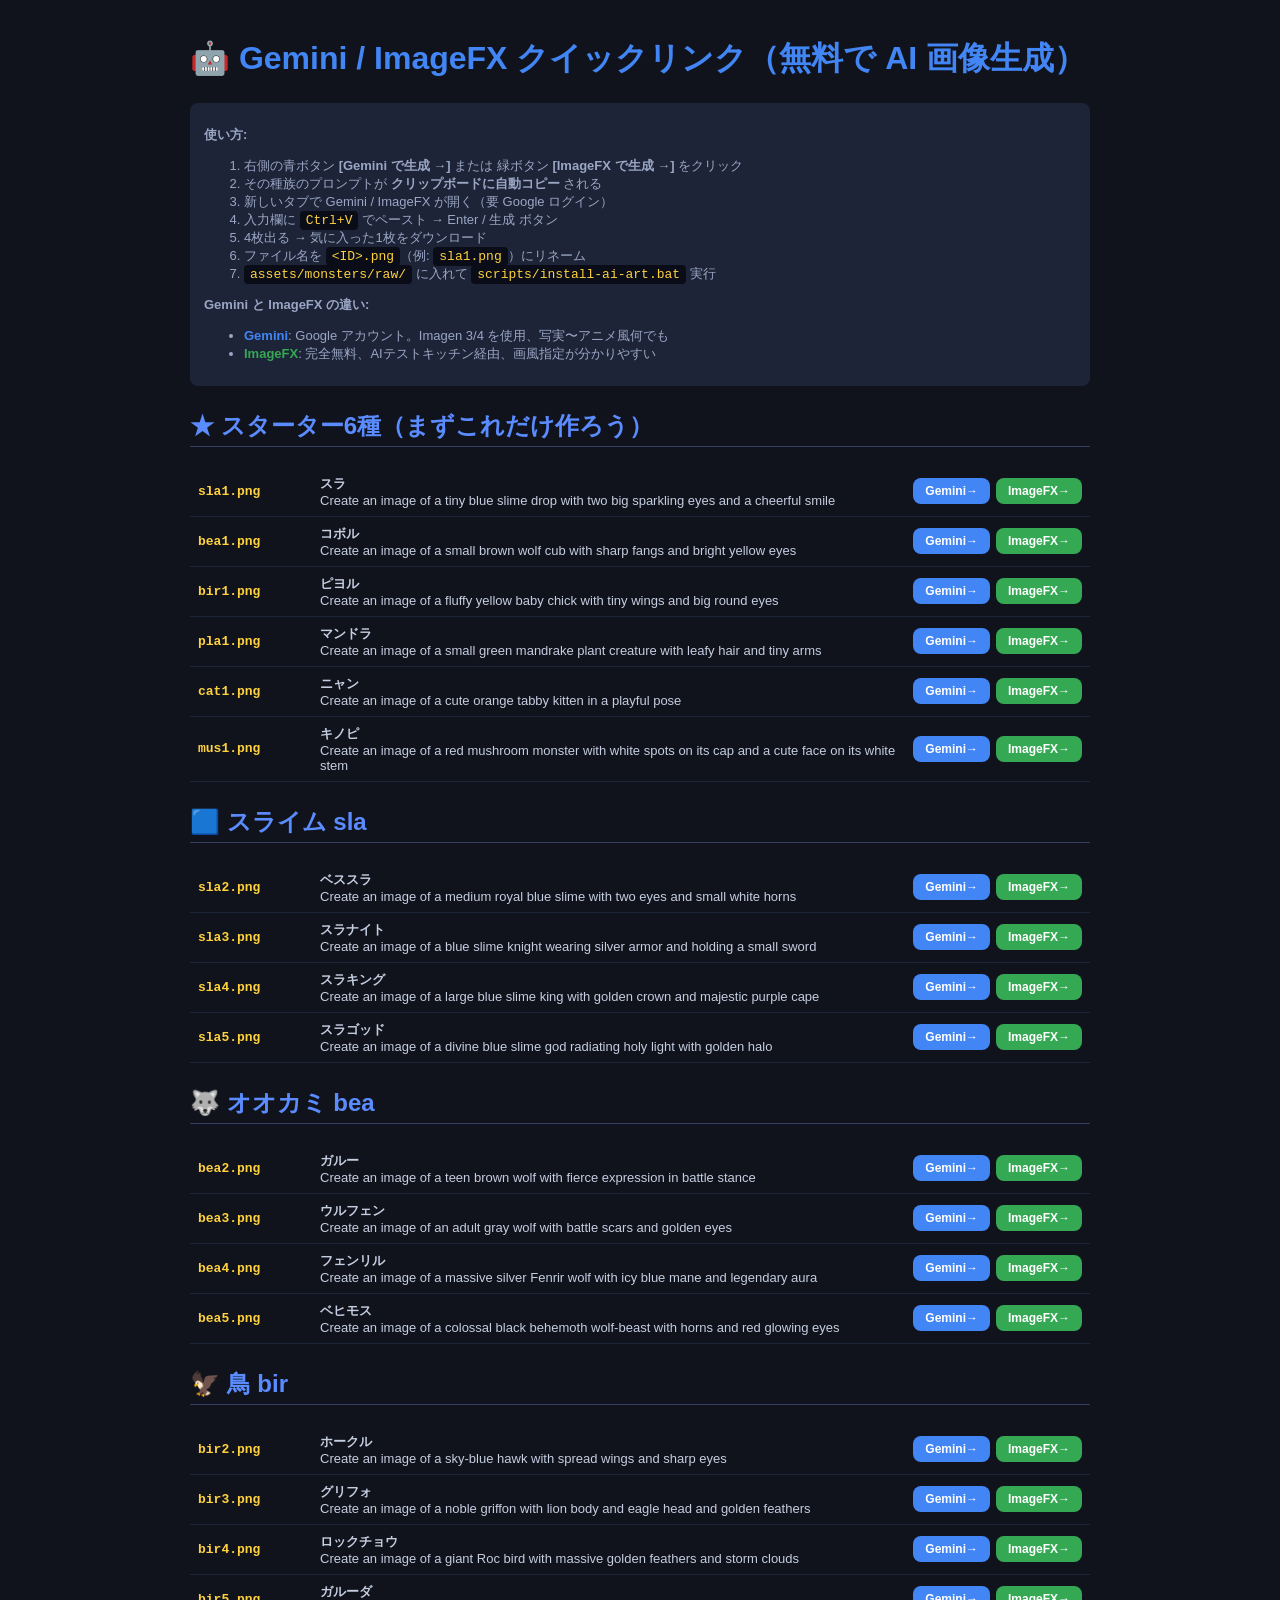
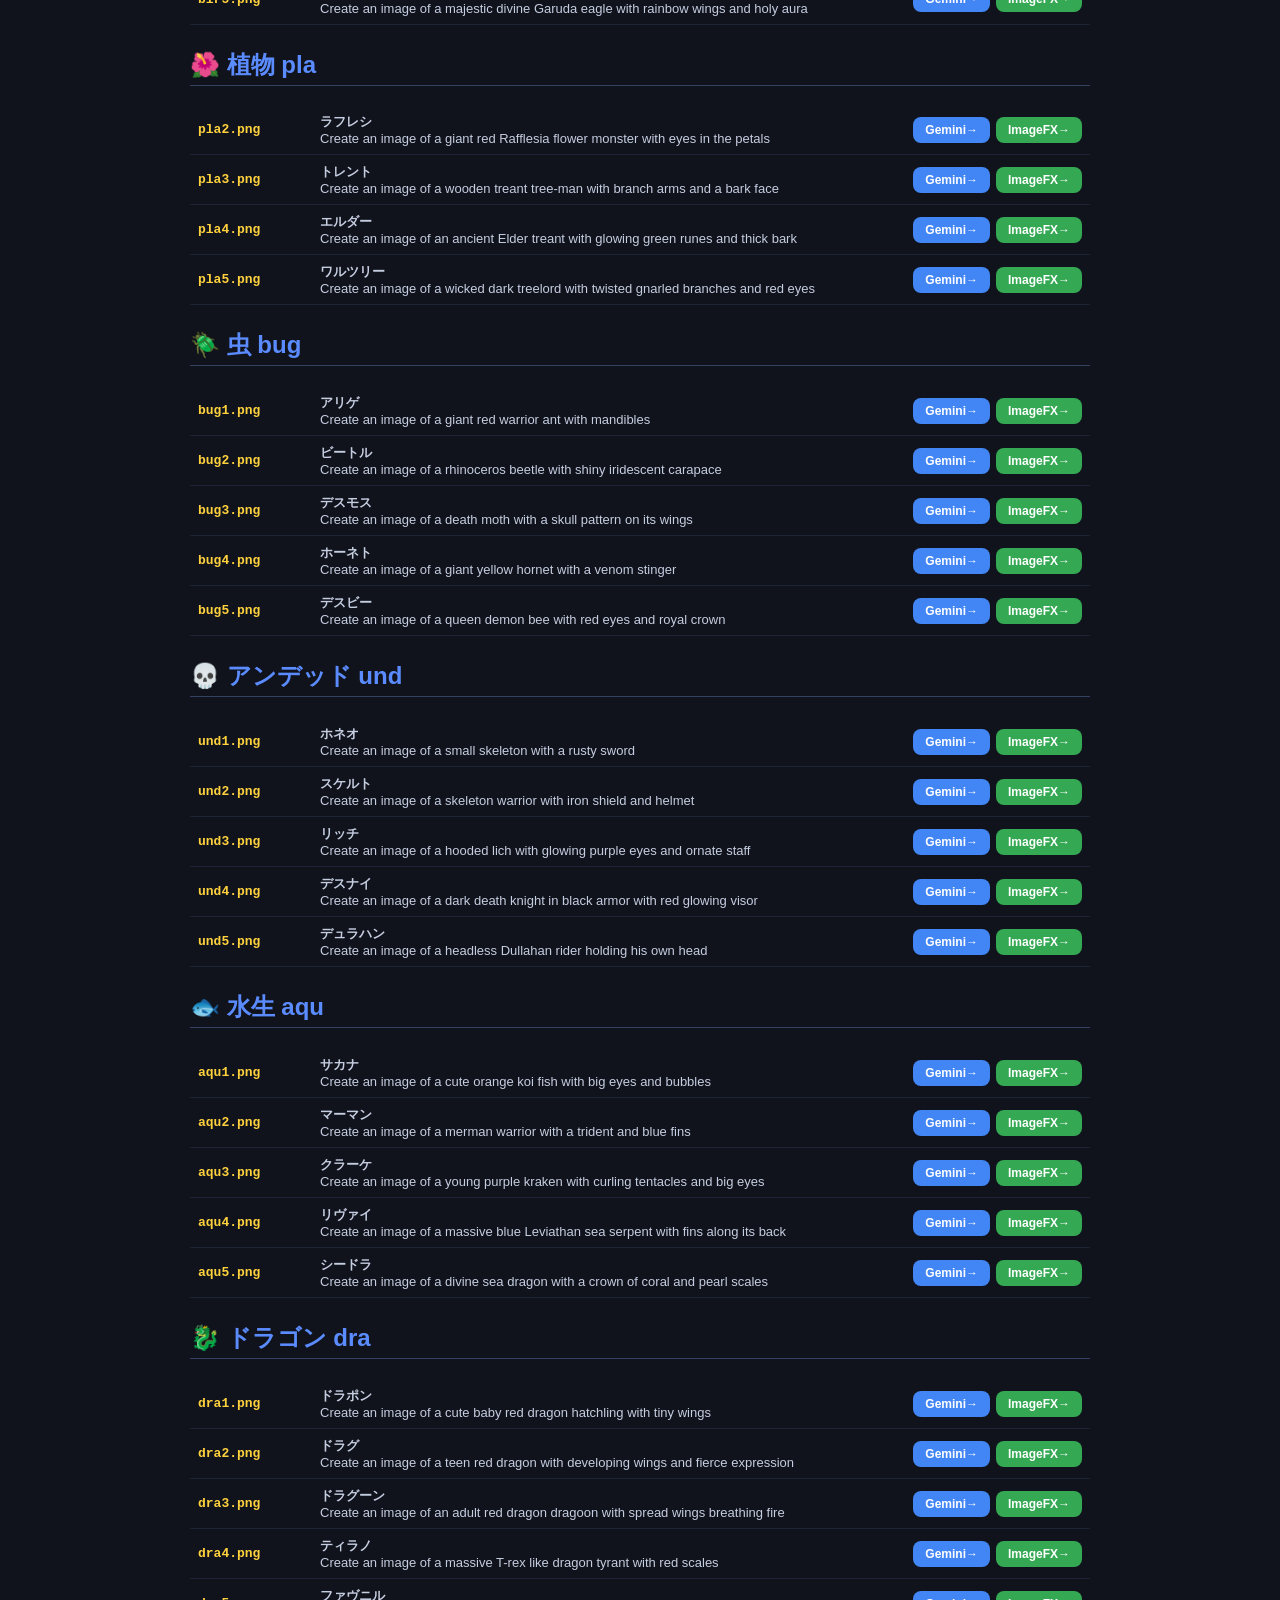
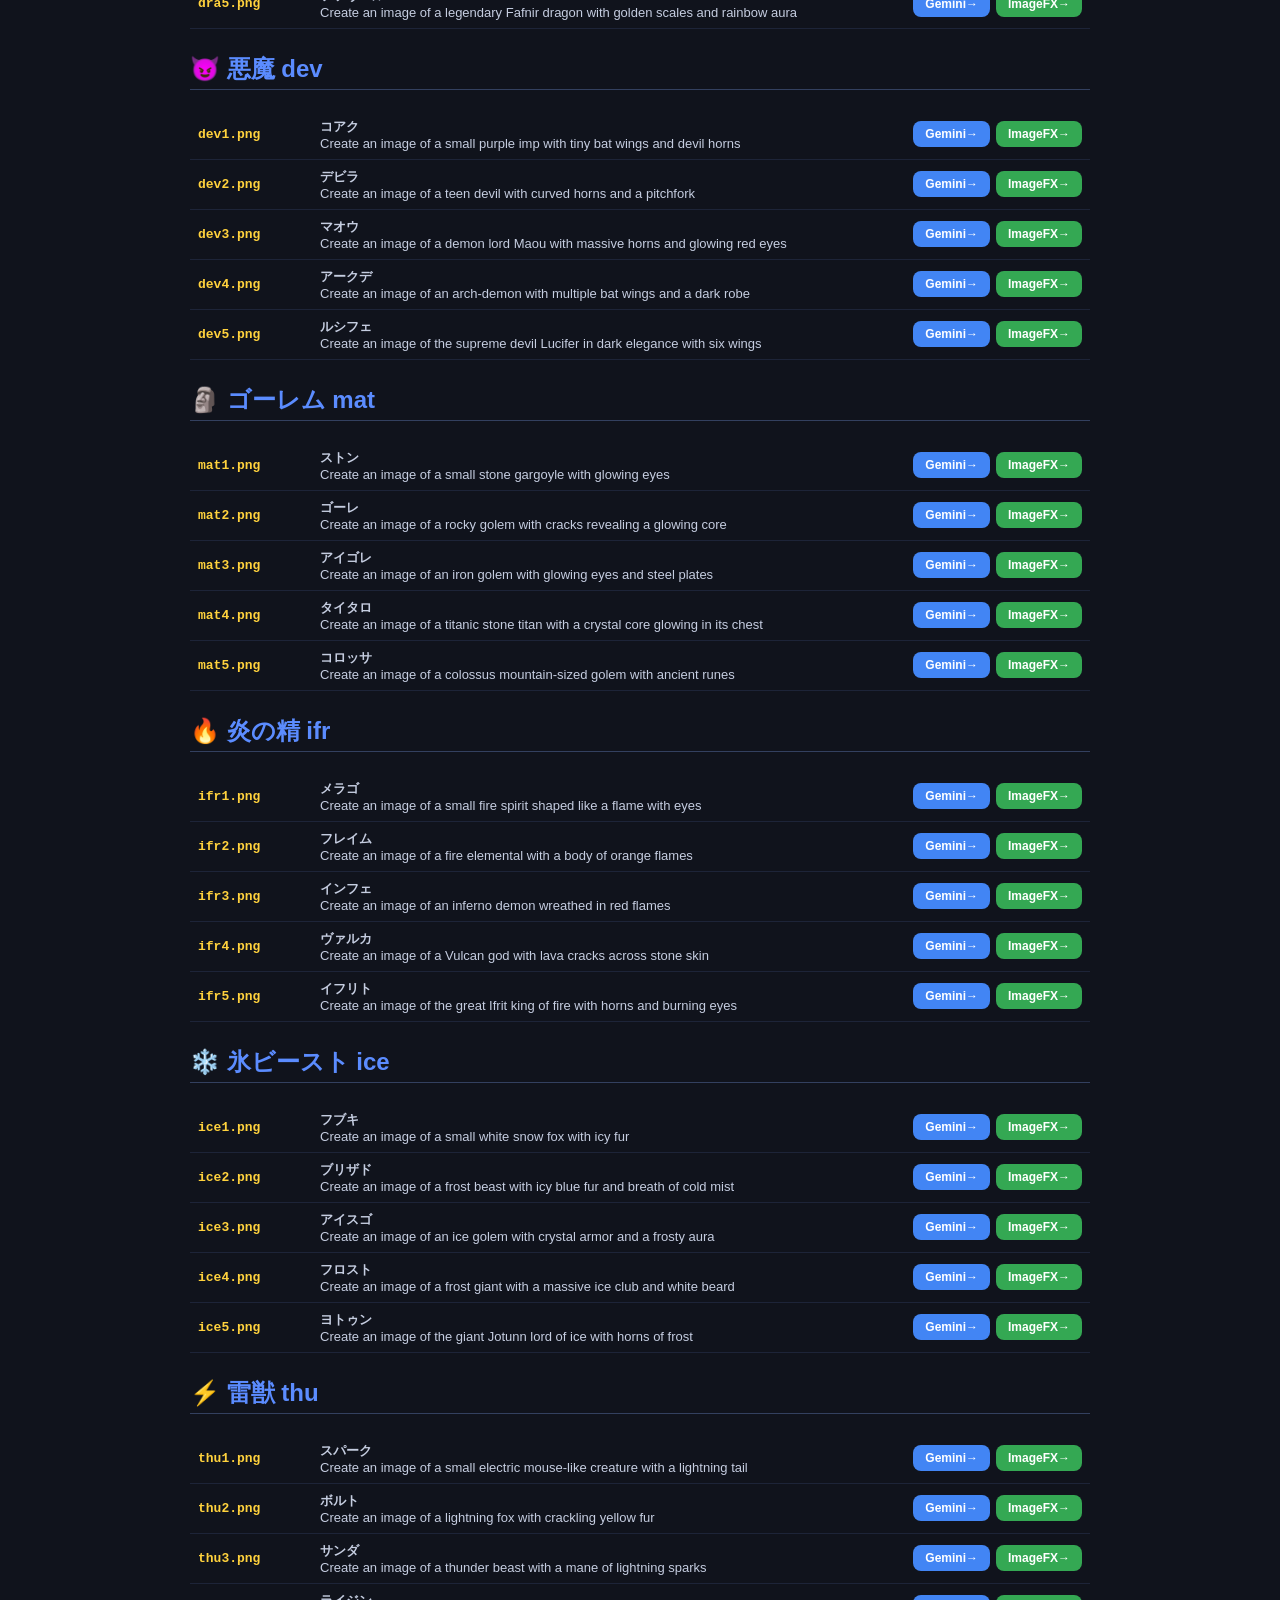
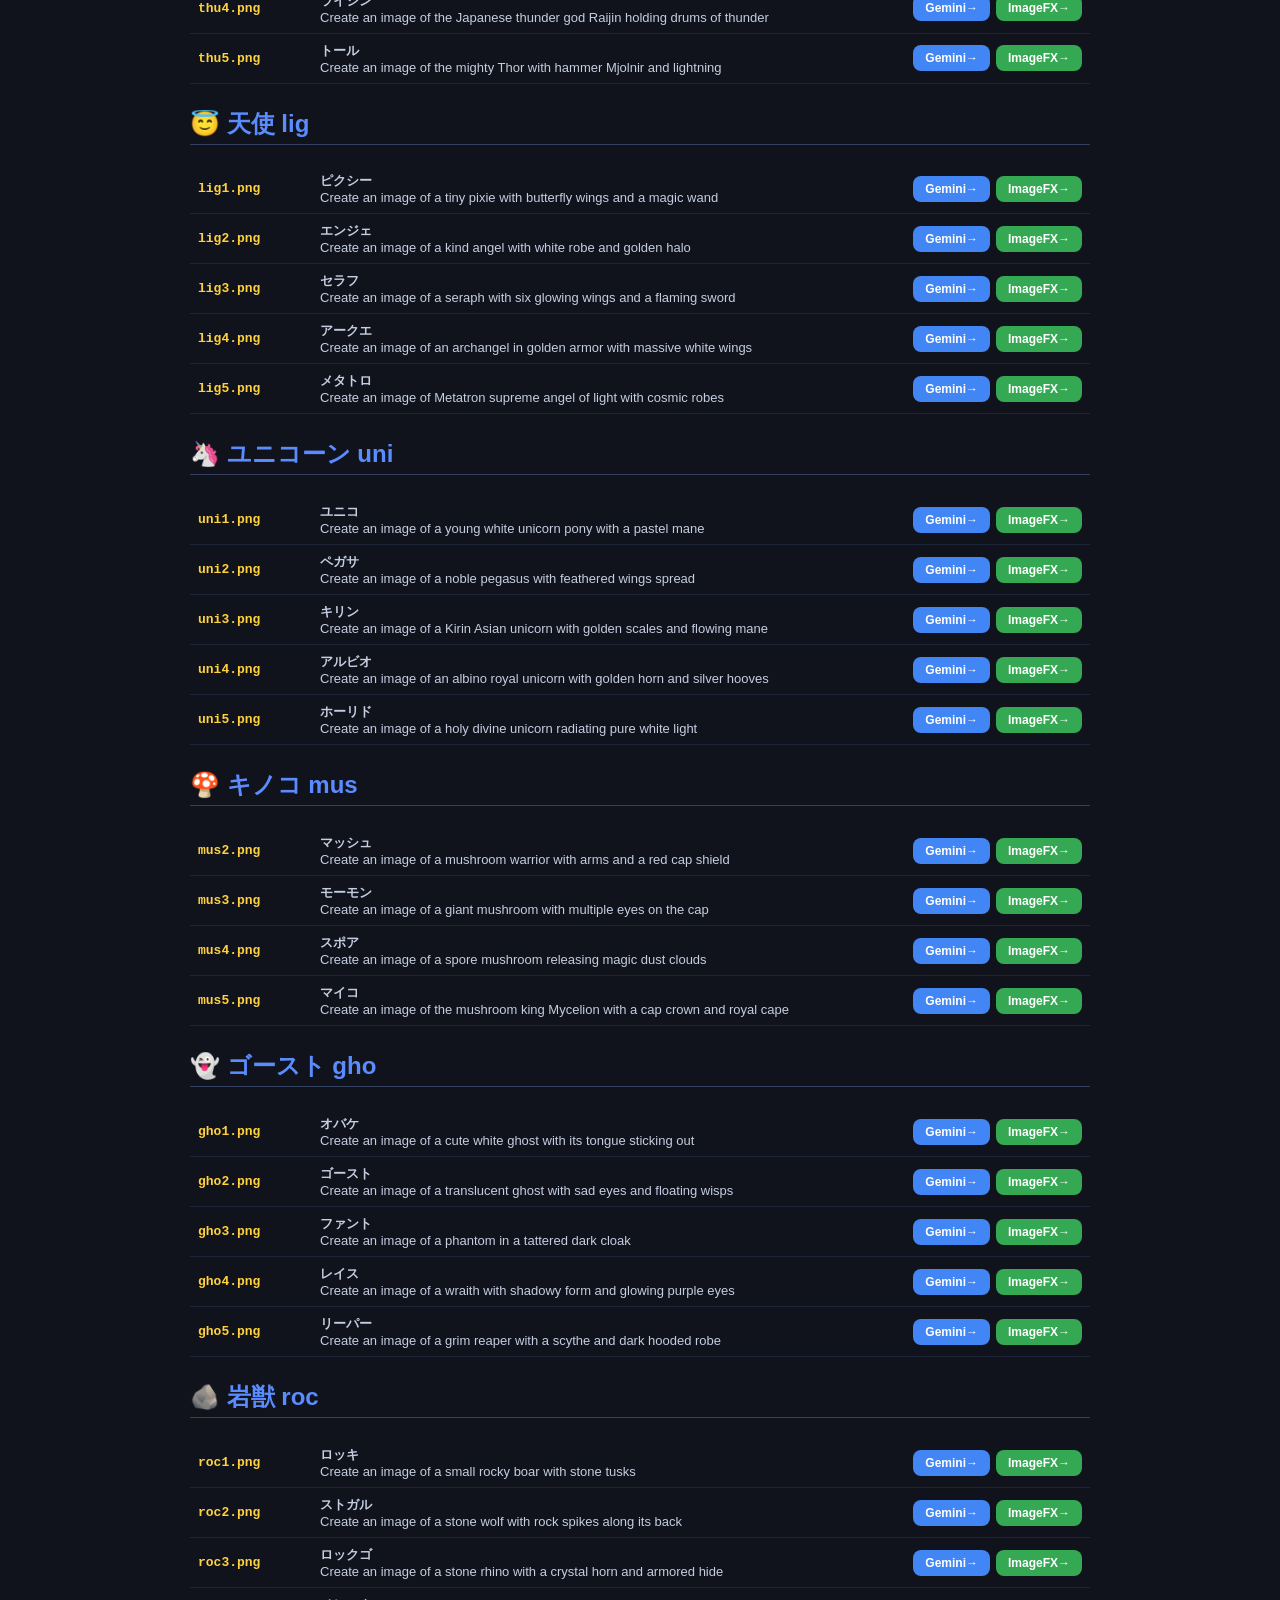
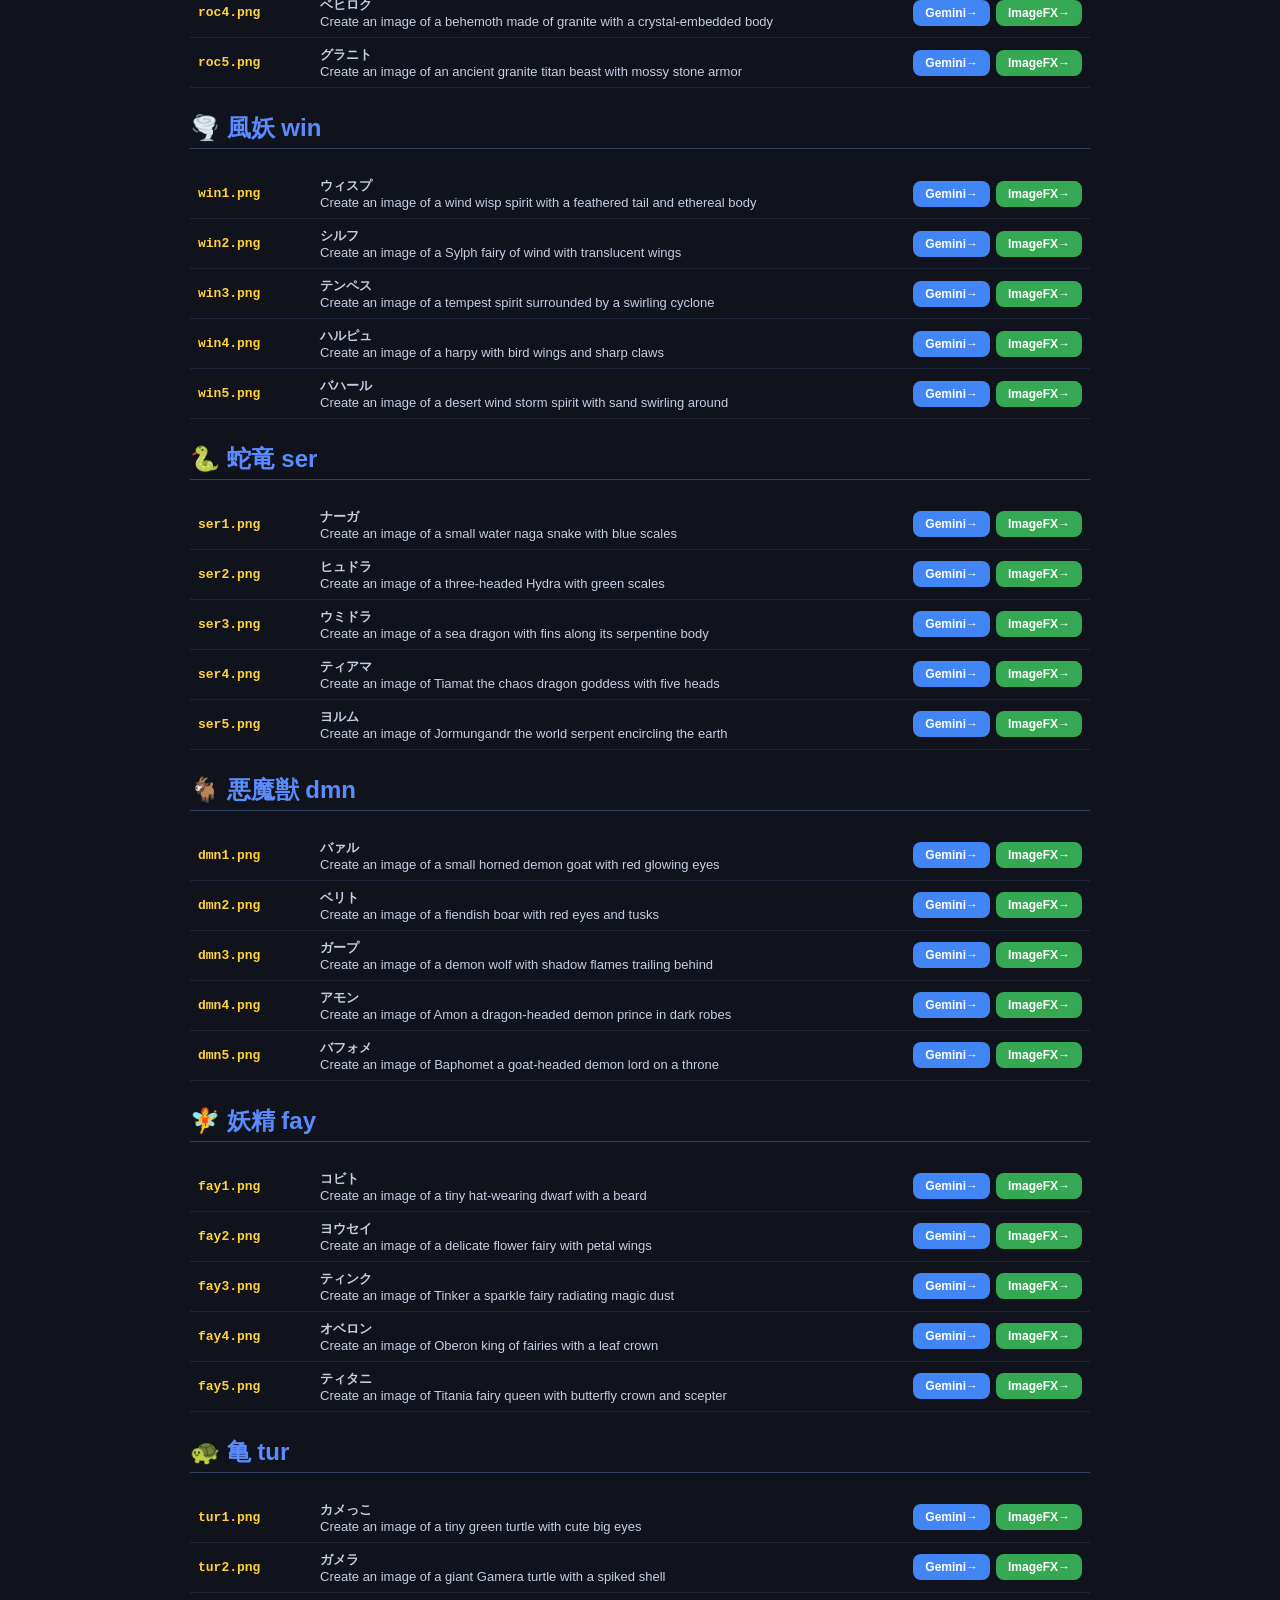
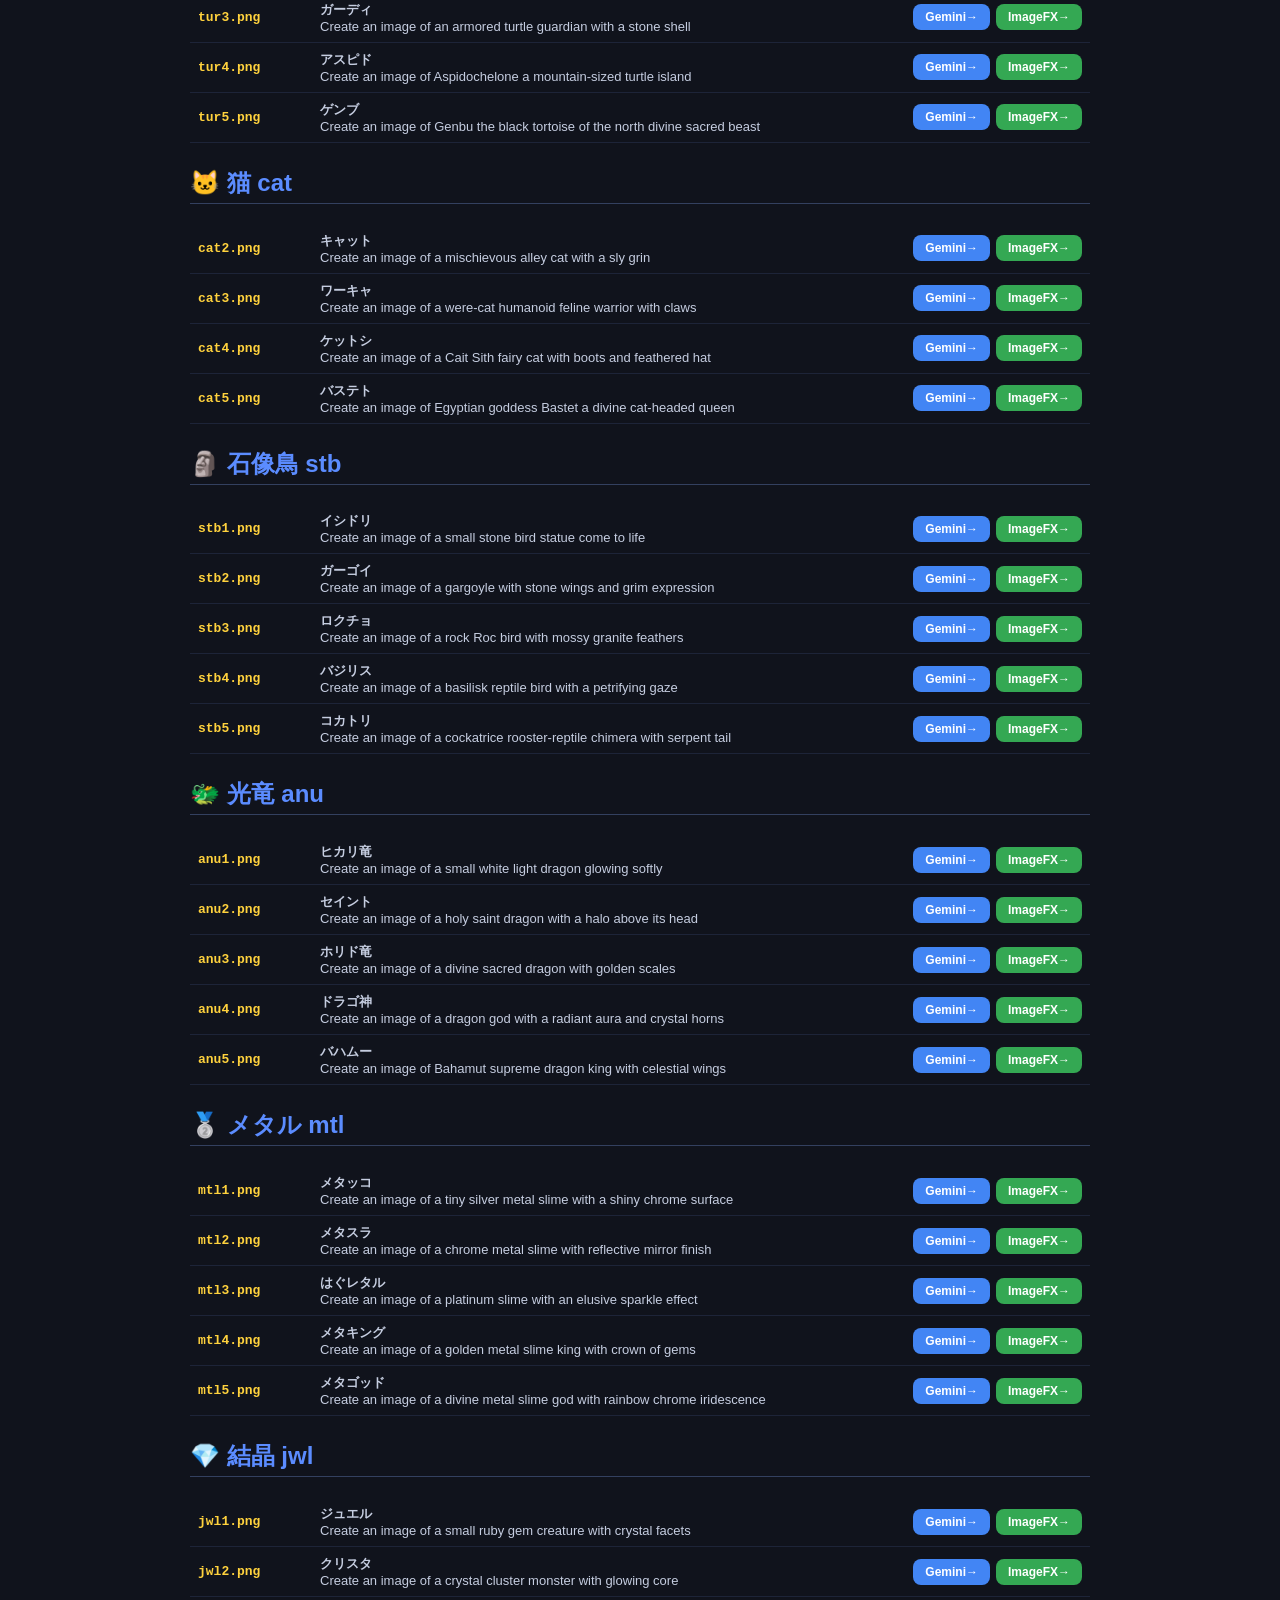
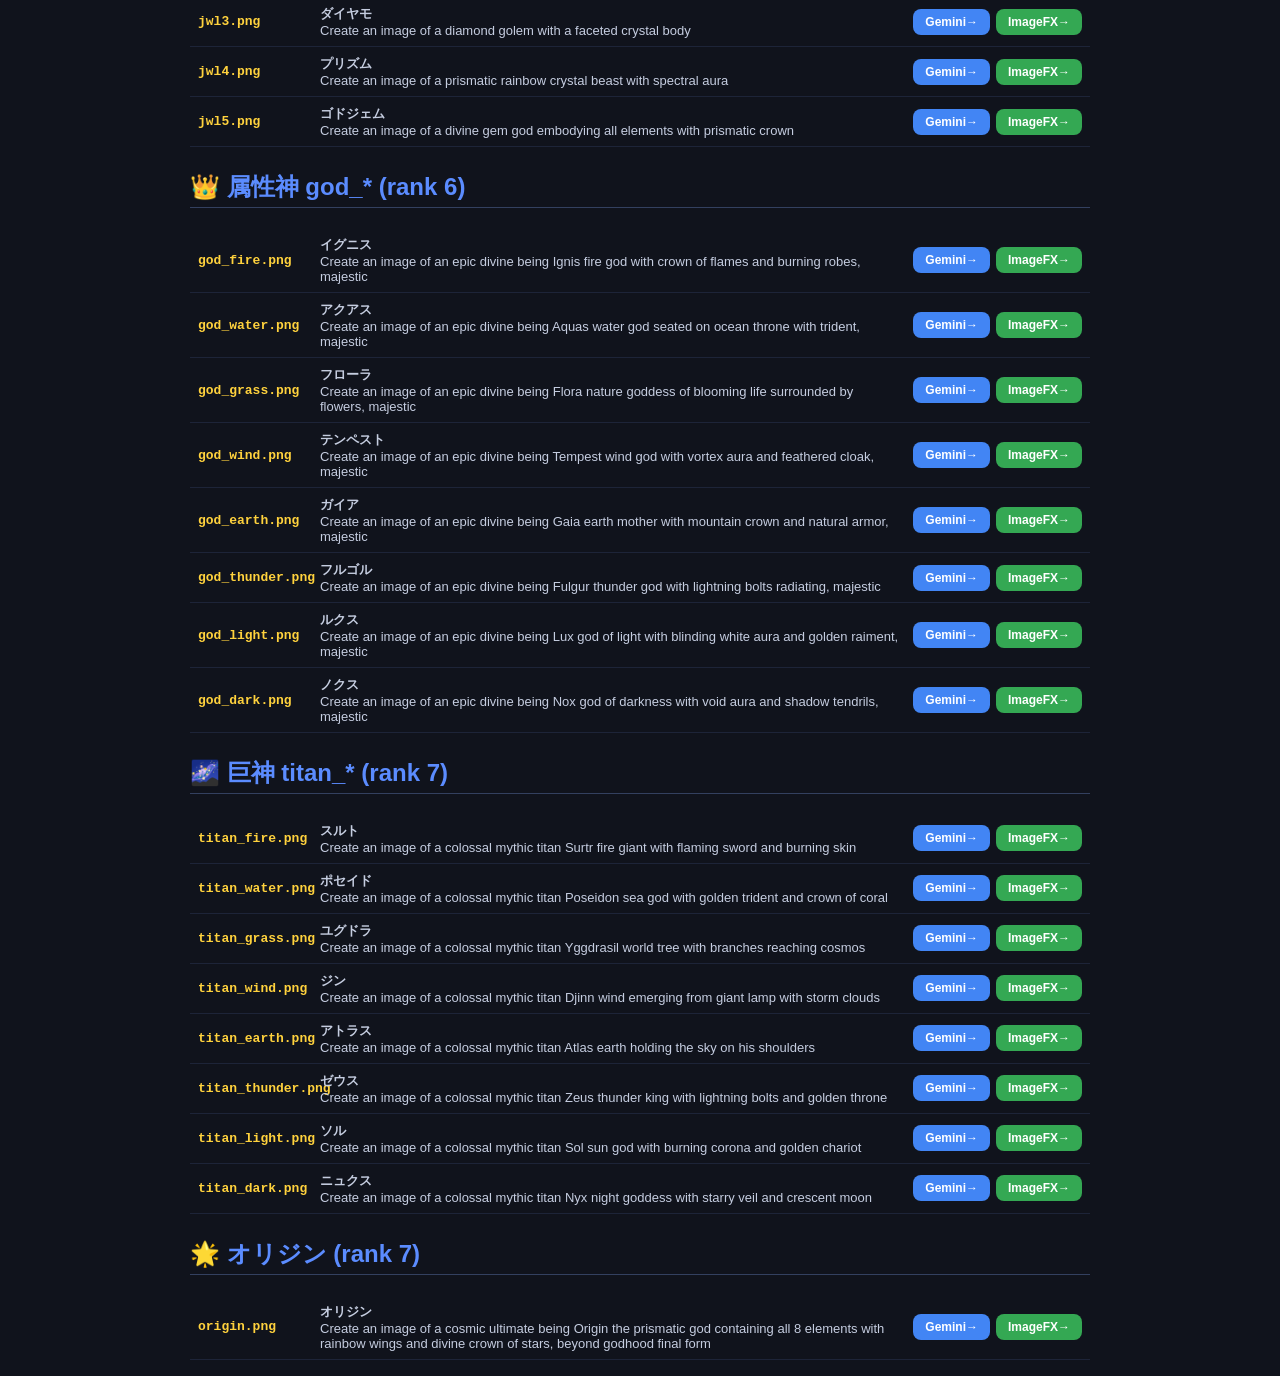
<file: assets/monsters/prompts/gemini-quick-links.html>
<!DOCTYPE html>
<html lang="ja"><head>
<meta charset="UTF-8">
<title>Gemini / ImageFX クイックリンク — モンスター生成</title>
<style>
  body { font-family: -apple-system, "Yu Gothic", sans-serif;
         background: #10131c; color: #e8ecf6; padding: 16px; max-width: 900px; margin: 0 auto; }
  h1 { color: #4285f4; }   /* Google blue */
  h2 { color: #5b8cff; border-bottom: 1px solid #33405f; padding-bottom: 4px; margin-top: 24px; }
  .item { display: flex; align-items: center; gap: 12px; padding: 8px; border-bottom: 1px solid #1d2438; }
  .id { font-family: monospace; color: #ffd23d; width: 110px; font-weight: 700; }
  .desc { flex: 1; color: #c5cde0; font-size: 13px; }
  .btns { display: flex; gap: 6px; }
  .btn { background: #4285f4; color: white; padding: 6px 12px; border: none; border-radius: 8px;
         font-size: 12px; font-weight: 700; white-space: nowrap; cursor: pointer; }
  .btn:hover { background: #1a73e8; }
  .btn.fx { background: #34a853; }
  .btn.fx:hover { background: #2d9446; }
  .hint { background: #1d2438; padding: 10px 14px; border-radius: 8px;
          font-size: 13px; color: #9aa6c4; margin-bottom: 16px; }
  .hint code { background: #0a0d18; padding: 2px 6px; border-radius: 4px; color: #ffd23d; }
  .toast { position: fixed; left: 50%; bottom: 24px; transform: translate(-50%, 16px);
           background: #0b0f1cee; border: 1px solid #5b8cff; color: white;
           padding: 10px 18px; border-radius: 14px; font-size: 14px; font-weight: 700;
           opacity: 0; transition: .25s; z-index: 9999; pointer-events: none; }
  .toast.show { opacity: 1; transform: translate(-50%, 0); }
</style>
</head><body>
<h1>🤖 Gemini / ImageFX クイックリンク（無料で AI 画像生成）</h1>
<div class="hint">
  <p><strong>使い方:</strong></p>
  <ol>
    <li>右側の青ボタン <b>[Gemini で生成 →]</b> または 緑ボタン <b>[ImageFX で生成 →]</b> をクリック</li>
    <li>その種族のプロンプトが <strong>クリップボードに自動コピー</strong> される</li>
    <li>新しいタブで Gemini / ImageFX が開く（要 Google ログイン）</li>
    <li>入力欄に <code>Ctrl+V</code> でペースト → Enter / 生成 ボタン</li>
    <li>4枚出る → 気に入った1枚をダウンロード</li>
    <li>ファイル名を <code>&lt;ID&gt;.png</code>（例: <code>sla1.png</code>）にリネーム</li>
    <li><code>assets/monsters/raw/</code> に入れて <code>scripts/install-ai-art.bat</code> 実行</li>
  </ol>
  <p><strong>Gemini と ImageFX の違い:</strong></p>
  <ul>
    <li><b style="color:#4285f4">Gemini</b>: Google アカウント。Imagen 3/4 を使用、写実〜アニメ風何でも</li>
    <li><b style="color:#34a853">ImageFX</b>: 完全無料、AIテストキッチン経由、画風指定が分かりやすい</li>
  </ul>
</div>

<div id="toast" class="toast">📋 コピーしました！ 次のタブで Ctrl+V してください</div>

<script>
  const GEMINI_URL = 'https://gemini.google.com/app';
  const IMAGEFX_URL = 'https://aitestkitchen.withgoogle.com/tools/image-fx';

  const SFX = ", chibi cartoon style, anime aesthetic, bold black outlines, soft cel-shading, vibrant colors, full body centered, transparent background, square 1:1, no text or watermark";

  // [ID, 日本語名, プロンプト本文, 'h'=ヘッダー]
  const ITEMS = [
    ["__starter__", "★ スターター6種（まずこれだけ作ろう）", "", "h"],
    ["sla1", "スラ", "Create an image of a tiny blue slime drop with two big sparkling eyes and a cheerful smile"],
    ["bea1", "コボル", "Create an image of a small brown wolf cub with sharp fangs and bright yellow eyes"],
    ["bir1", "ピヨル", "Create an image of a fluffy yellow baby chick with tiny wings and big round eyes"],
    ["pla1", "マンドラ", "Create an image of a small green mandrake plant creature with leafy hair and tiny arms"],
    ["cat1", "ニャン", "Create an image of a cute orange tabby kitten in a playful pose"],
    ["mus1", "キノピ", "Create an image of a red mushroom monster with white spots on its cap and a cute face on its white stem"],

    ["__sla__", "🟦 スライム sla", "", "h"],
    ["sla2", "ベススラ", "Create an image of a medium royal blue slime with two eyes and small white horns"],
    ["sla3", "スラナイト", "Create an image of a blue slime knight wearing silver armor and holding a small sword"],
    ["sla4", "スラキング", "Create an image of a large blue slime king with golden crown and majestic purple cape"],
    ["sla5", "スラゴッド", "Create an image of a divine blue slime god radiating holy light with golden halo"],

    ["__bea__", "🐺 オオカミ bea", "", "h"],
    ["bea2", "ガルー", "Create an image of a teen brown wolf with fierce expression in battle stance"],
    ["bea3", "ウルフェン", "Create an image of an adult gray wolf with battle scars and golden eyes"],
    ["bea4", "フェンリル", "Create an image of a massive silver Fenrir wolf with icy blue mane and legendary aura"],
    ["bea5", "ベヒモス", "Create an image of a colossal black behemoth wolf-beast with horns and red glowing eyes"],

    ["__bir__", "🦅 鳥 bir", "", "h"],
    ["bir2", "ホークル", "Create an image of a sky-blue hawk with spread wings and sharp eyes"],
    ["bir3", "グリフォ", "Create an image of a noble griffon with lion body and eagle head and golden feathers"],
    ["bir4", "ロックチョウ", "Create an image of a giant Roc bird with massive golden feathers and storm clouds"],
    ["bir5", "ガルーダ", "Create an image of a majestic divine Garuda eagle with rainbow wings and holy aura"],

    ["__pla__", "🌺 植物 pla", "", "h"],
    ["pla2", "ラフレシ", "Create an image of a giant red Rafflesia flower monster with eyes in the petals"],
    ["pla3", "トレント", "Create an image of a wooden treant tree-man with branch arms and a bark face"],
    ["pla4", "エルダー", "Create an image of an ancient Elder treant with glowing green runes and thick bark"],
    ["pla5", "ワルツリー", "Create an image of a wicked dark treelord with twisted gnarled branches and red eyes"],

    ["__bug__", "🪲 虫 bug", "", "h"],
    ["bug1", "アリゲ", "Create an image of a giant red warrior ant with mandibles"],
    ["bug2", "ビートル", "Create an image of a rhinoceros beetle with shiny iridescent carapace"],
    ["bug3", "デスモス", "Create an image of a death moth with a skull pattern on its wings"],
    ["bug4", "ホーネト", "Create an image of a giant yellow hornet with a venom stinger"],
    ["bug5", "デスビー", "Create an image of a queen demon bee with red eyes and royal crown"],

    ["__und__", "💀 アンデッド und", "", "h"],
    ["und1", "ホネオ", "Create an image of a small skeleton with a rusty sword"],
    ["und2", "スケルト", "Create an image of a skeleton warrior with iron shield and helmet"],
    ["und3", "リッチ", "Create an image of a hooded lich with glowing purple eyes and ornate staff"],
    ["und4", "デスナイ", "Create an image of a dark death knight in black armor with red glowing visor"],
    ["und5", "デュラハン", "Create an image of a headless Dullahan rider holding his own head"],

    ["__aqu__", "🐟 水生 aqu", "", "h"],
    ["aqu1", "サカナ", "Create an image of a cute orange koi fish with big eyes and bubbles"],
    ["aqu2", "マーマン", "Create an image of a merman warrior with a trident and blue fins"],
    ["aqu3", "クラーケ", "Create an image of a young purple kraken with curling tentacles and big eyes"],
    ["aqu4", "リヴァイ", "Create an image of a massive blue Leviathan sea serpent with fins along its back"],
    ["aqu5", "シードラ", "Create an image of a divine sea dragon with a crown of coral and pearl scales"],

    ["__dra__", "🐉 ドラゴン dra", "", "h"],
    ["dra1", "ドラポン", "Create an image of a cute baby red dragon hatchling with tiny wings"],
    ["dra2", "ドラグ", "Create an image of a teen red dragon with developing wings and fierce expression"],
    ["dra3", "ドラグーン", "Create an image of an adult red dragon dragoon with spread wings breathing fire"],
    ["dra4", "ティラノ", "Create an image of a massive T-rex like dragon tyrant with red scales"],
    ["dra5", "ファヴニル", "Create an image of a legendary Fafnir dragon with golden scales and rainbow aura"],

    ["__dev__", "😈 悪魔 dev", "", "h"],
    ["dev1", "コアク", "Create an image of a small purple imp with tiny bat wings and devil horns"],
    ["dev2", "デビラ", "Create an image of a teen devil with curved horns and a pitchfork"],
    ["dev3", "マオウ", "Create an image of a demon lord Maou with massive horns and glowing red eyes"],
    ["dev4", "アークデ", "Create an image of an arch-demon with multiple bat wings and a dark robe"],
    ["dev5", "ルシフェ", "Create an image of the supreme devil Lucifer in dark elegance with six wings"],

    ["__mat__", "🗿 ゴーレム mat", "", "h"],
    ["mat1", "ストン", "Create an image of a small stone gargoyle with glowing eyes"],
    ["mat2", "ゴーレ", "Create an image of a rocky golem with cracks revealing a glowing core"],
    ["mat3", "アイゴレ", "Create an image of an iron golem with glowing eyes and steel plates"],
    ["mat4", "タイタロ", "Create an image of a titanic stone titan with a crystal core glowing in its chest"],
    ["mat5", "コロッサ", "Create an image of a colossus mountain-sized golem with ancient runes"],

    ["__ifr__", "🔥 炎の精 ifr", "", "h"],
    ["ifr1", "メラゴ", "Create an image of a small fire spirit shaped like a flame with eyes"],
    ["ifr2", "フレイム", "Create an image of a fire elemental with a body of orange flames"],
    ["ifr3", "インフェ", "Create an image of an inferno demon wreathed in red flames"],
    ["ifr4", "ヴァルカ", "Create an image of a Vulcan god with lava cracks across stone skin"],
    ["ifr5", "イフリト", "Create an image of the great Ifrit king of fire with horns and burning eyes"],

    ["__ice__", "❄️ 氷ビースト ice", "", "h"],
    ["ice1", "フブキ", "Create an image of a small white snow fox with icy fur"],
    ["ice2", "ブリザド", "Create an image of a frost beast with icy blue fur and breath of cold mist"],
    ["ice3", "アイスゴ", "Create an image of an ice golem with crystal armor and a frosty aura"],
    ["ice4", "フロスト", "Create an image of a frost giant with a massive ice club and white beard"],
    ["ice5", "ヨトゥン", "Create an image of the giant Jotunn lord of ice with horns of frost"],

    ["__thu__", "⚡ 雷獣 thu", "", "h"],
    ["thu1", "スパーク", "Create an image of a small electric mouse-like creature with a lightning tail"],
    ["thu2", "ボルト", "Create an image of a lightning fox with crackling yellow fur"],
    ["thu3", "サンダ", "Create an image of a thunder beast with a mane of lightning sparks"],
    ["thu4", "ライジン", "Create an image of the Japanese thunder god Raijin holding drums of thunder"],
    ["thu5", "トール", "Create an image of the mighty Thor with hammer Mjolnir and lightning"],

    ["__lig__", "😇 天使 lig", "", "h"],
    ["lig1", "ピクシー", "Create an image of a tiny pixie with butterfly wings and a magic wand"],
    ["lig2", "エンジェ", "Create an image of a kind angel with white robe and golden halo"],
    ["lig3", "セラフ", "Create an image of a seraph with six glowing wings and a flaming sword"],
    ["lig4", "アークエ", "Create an image of an archangel in golden armor with massive white wings"],
    ["lig5", "メタトロ", "Create an image of Metatron supreme angel of light with cosmic robes"],

    ["__uni__", "🦄 ユニコーン uni", "", "h"],
    ["uni1", "ユニコ", "Create an image of a young white unicorn pony with a pastel mane"],
    ["uni2", "ペガサ", "Create an image of a noble pegasus with feathered wings spread"],
    ["uni3", "キリン", "Create an image of a Kirin Asian unicorn with golden scales and flowing mane"],
    ["uni4", "アルビオ", "Create an image of an albino royal unicorn with golden horn and silver hooves"],
    ["uni5", "ホーリド", "Create an image of a holy divine unicorn radiating pure white light"],

    ["__mus__", "🍄 キノコ mus", "", "h"],
    ["mus2", "マッシュ", "Create an image of a mushroom warrior with arms and a red cap shield"],
    ["mus3", "モーモン", "Create an image of a giant mushroom with multiple eyes on the cap"],
    ["mus4", "スポア", "Create an image of a spore mushroom releasing magic dust clouds"],
    ["mus5", "マイコ", "Create an image of the mushroom king Mycelion with a cap crown and royal cape"],

    ["__gho__", "👻 ゴースト gho", "", "h"],
    ["gho1", "オバケ", "Create an image of a cute white ghost with its tongue sticking out"],
    ["gho2", "ゴースト", "Create an image of a translucent ghost with sad eyes and floating wisps"],
    ["gho3", "ファント", "Create an image of a phantom in a tattered dark cloak"],
    ["gho4", "レイス", "Create an image of a wraith with shadowy form and glowing purple eyes"],
    ["gho5", "リーパー", "Create an image of a grim reaper with a scythe and dark hooded robe"],

    ["__roc__", "🪨 岩獣 roc", "", "h"],
    ["roc1", "ロッキ", "Create an image of a small rocky boar with stone tusks"],
    ["roc2", "ストガル", "Create an image of a stone wolf with rock spikes along its back"],
    ["roc3", "ロックゴ", "Create an image of a stone rhino with a crystal horn and armored hide"],
    ["roc4", "ベヒロク", "Create an image of a behemoth made of granite with a crystal-embedded body"],
    ["roc5", "グラニト", "Create an image of an ancient granite titan beast with mossy stone armor"],

    ["__win__", "🌪️ 風妖 win", "", "h"],
    ["win1", "ウィスプ", "Create an image of a wind wisp spirit with a feathered tail and ethereal body"],
    ["win2", "シルフ", "Create an image of a Sylph fairy of wind with translucent wings"],
    ["win3", "テンペス", "Create an image of a tempest spirit surrounded by a swirling cyclone"],
    ["win4", "ハルピュ", "Create an image of a harpy with bird wings and sharp claws"],
    ["win5", "バハール", "Create an image of a desert wind storm spirit with sand swirling around"],

    ["__ser__", "🐍 蛇竜 ser", "", "h"],
    ["ser1", "ナーガ", "Create an image of a small water naga snake with blue scales"],
    ["ser2", "ヒュドラ", "Create an image of a three-headed Hydra with green scales"],
    ["ser3", "ウミドラ", "Create an image of a sea dragon with fins along its serpentine body"],
    ["ser4", "ティアマ", "Create an image of Tiamat the chaos dragon goddess with five heads"],
    ["ser5", "ヨルム", "Create an image of Jormungandr the world serpent encircling the earth"],

    ["__dmn__", "🐐 悪魔獣 dmn", "", "h"],
    ["dmn1", "バァル", "Create an image of a small horned demon goat with red glowing eyes"],
    ["dmn2", "ベリト", "Create an image of a fiendish boar with red eyes and tusks"],
    ["dmn3", "ガープ", "Create an image of a demon wolf with shadow flames trailing behind"],
    ["dmn4", "アモン", "Create an image of Amon a dragon-headed demon prince in dark robes"],
    ["dmn5", "バフォメ", "Create an image of Baphomet a goat-headed demon lord on a throne"],

    ["__fay__", "🧚 妖精 fay", "", "h"],
    ["fay1", "コビト", "Create an image of a tiny hat-wearing dwarf with a beard"],
    ["fay2", "ヨウセイ", "Create an image of a delicate flower fairy with petal wings"],
    ["fay3", "ティンク", "Create an image of Tinker a sparkle fairy radiating magic dust"],
    ["fay4", "オベロン", "Create an image of Oberon king of fairies with a leaf crown"],
    ["fay5", "ティタニ", "Create an image of Titania fairy queen with butterfly crown and scepter"],

    ["__tur__", "🐢 亀 tur", "", "h"],
    ["tur1", "カメっこ", "Create an image of a tiny green turtle with cute big eyes"],
    ["tur2", "ガメラ", "Create an image of a giant Gamera turtle with a spiked shell"],
    ["tur3", "ガーディ", "Create an image of an armored turtle guardian with a stone shell"],
    ["tur4", "アスピド", "Create an image of Aspidochelone a mountain-sized turtle island"],
    ["tur5", "ゲンブ", "Create an image of Genbu the black tortoise of the north divine sacred beast"],

    ["__cat__", "🐱 猫 cat", "", "h"],
    ["cat2", "キャット", "Create an image of a mischievous alley cat with a sly grin"],
    ["cat3", "ワーキャ", "Create an image of a were-cat humanoid feline warrior with claws"],
    ["cat4", "ケットシ", "Create an image of a Cait Sith fairy cat with boots and feathered hat"],
    ["cat5", "バステト", "Create an image of Egyptian goddess Bastet a divine cat-headed queen"],

    ["__stb__", "🗿 石像鳥 stb", "", "h"],
    ["stb1", "イシドリ", "Create an image of a small stone bird statue come to life"],
    ["stb2", "ガーゴイ", "Create an image of a gargoyle with stone wings and grim expression"],
    ["stb3", "ロクチョ", "Create an image of a rock Roc bird with mossy granite feathers"],
    ["stb4", "バジリス", "Create an image of a basilisk reptile bird with a petrifying gaze"],
    ["stb5", "コカトリ", "Create an image of a cockatrice rooster-reptile chimera with serpent tail"],

    ["__anu__", "🐲 光竜 anu", "", "h"],
    ["anu1", "ヒカリ竜", "Create an image of a small white light dragon glowing softly"],
    ["anu2", "セイント", "Create an image of a holy saint dragon with a halo above its head"],
    ["anu3", "ホリド竜", "Create an image of a divine sacred dragon with golden scales"],
    ["anu4", "ドラゴ神", "Create an image of a dragon god with a radiant aura and crystal horns"],
    ["anu5", "バハムー", "Create an image of Bahamut supreme dragon king with celestial wings"],

    ["__mtl__", "🥈 メタル mtl", "", "h"],
    ["mtl1", "メタッコ", "Create an image of a tiny silver metal slime with a shiny chrome surface"],
    ["mtl2", "メタスラ", "Create an image of a chrome metal slime with reflective mirror finish"],
    ["mtl3", "はぐレタル", "Create an image of a platinum slime with an elusive sparkle effect"],
    ["mtl4", "メタキング", "Create an image of a golden metal slime king with crown of gems"],
    ["mtl5", "メタゴッド", "Create an image of a divine metal slime god with rainbow chrome iridescence"],

    ["__jwl__", "💎 結晶 jwl", "", "h"],
    ["jwl1", "ジュエル", "Create an image of a small ruby gem creature with crystal facets"],
    ["jwl2", "クリスタ", "Create an image of a crystal cluster monster with glowing core"],
    ["jwl3", "ダイヤモ", "Create an image of a diamond golem with a faceted crystal body"],
    ["jwl4", "プリズム", "Create an image of a prismatic rainbow crystal beast with spectral aura"],
    ["jwl5", "ゴドジェム", "Create an image of a divine gem god embodying all elements with prismatic crown"],

    ["__god__", "👑 属性神 god_* (rank 6)", "", "h"],
    ["god_fire", "イグニス", "Create an image of an epic divine being Ignis fire god with crown of flames and burning robes, majestic"],
    ["god_water", "アクアス", "Create an image of an epic divine being Aquas water god seated on ocean throne with trident, majestic"],
    ["god_grass", "フローラ", "Create an image of an epic divine being Flora nature goddess of blooming life surrounded by flowers, majestic"],
    ["god_wind", "テンペスト", "Create an image of an epic divine being Tempest wind god with vortex aura and feathered cloak, majestic"],
    ["god_earth", "ガイア", "Create an image of an epic divine being Gaia earth mother with mountain crown and natural armor, majestic"],
    ["god_thunder", "フルゴル", "Create an image of an epic divine being Fulgur thunder god with lightning bolts radiating, majestic"],
    ["god_light", "ルクス", "Create an image of an epic divine being Lux god of light with blinding white aura and golden raiment, majestic"],
    ["god_dark", "ノクス", "Create an image of an epic divine being Nox god of darkness with void aura and shadow tendrils, majestic"],

    ["__titan__", "🌌 巨神 titan_* (rank 7)", "", "h"],
    ["titan_fire", "スルト", "Create an image of a colossal mythic titan Surtr fire giant with flaming sword and burning skin"],
    ["titan_water", "ポセイド", "Create an image of a colossal mythic titan Poseidon sea god with golden trident and crown of coral"],
    ["titan_grass", "ユグドラ", "Create an image of a colossal mythic titan Yggdrasil world tree with branches reaching cosmos"],
    ["titan_wind", "ジン", "Create an image of a colossal mythic titan Djinn wind emerging from giant lamp with storm clouds"],
    ["titan_earth", "アトラス", "Create an image of a colossal mythic titan Atlas earth holding the sky on his shoulders"],
    ["titan_thunder", "ゼウス", "Create an image of a colossal mythic titan Zeus thunder king with lightning bolts and golden throne"],
    ["titan_light", "ソル", "Create an image of a colossal mythic titan Sol sun god with burning corona and golden chariot"],
    ["titan_dark", "ニュクス", "Create an image of a colossal mythic titan Nyx night goddess with starry veil and crescent moon"],

    ["__origin__", "🌟 オリジン (rank 7)", "", "h"],
    ["origin", "オリジン", "Create an image of a cosmic ultimate being Origin the prismatic god containing all 8 elements with rainbow wings and divine crown of stars, beyond godhood final form"],
  ];

  function showToast() {
    const t = document.getElementById('toast');
    t.classList.add('show');
    clearTimeout(showToast._t);
    showToast._t = setTimeout(() => t.classList.remove('show'), 2400);
  }
  function copyAndOpen(prompt, url) {
    const full = prompt + SFX;
    navigator.clipboard.writeText(full).then(() => {
      showToast();
      window.open(url, '_blank', 'noopener,noreferrer');
    }, () => {
      // クリップボード失敗時はプロンプトを表示
      alert('クリップボードにコピーできませんでした。下記をコピーしてください:\n\n' + full);
      window.open(url, '_blank', 'noopener,noreferrer');
    });
  }

  const out = document.body;
  ITEMS.forEach(([id, name, desc, kind]) => {
    if (kind === 'h') {
      const h = document.createElement('h2');
      h.textContent = name;
      out.appendChild(h);
      return;
    }
    const row = document.createElement('div');
    row.className = 'item';
    row.innerHTML =
      `<span class="id">${id}.png</span>` +
      `<span class="desc"><b>${name}</b><br>${desc}</span>` +
      `<span class="btns">
        <button class="btn" data-prompt="${encodeURIComponent(desc)}" data-url="gemini">Gemini→</button>
        <button class="btn fx" data-prompt="${encodeURIComponent(desc)}" data-url="imagefx">ImageFX→</button>
      </span>`;
    out.appendChild(row);
  });

  document.body.addEventListener('click', (e) => {
    const btn = e.target.closest('button[data-url]');
    if (!btn) return;
    const prompt = decodeURIComponent(btn.dataset.prompt);
    const url = btn.dataset.url === 'gemini' ? GEMINI_URL : IMAGEFX_URL;
    copyAndOpen(prompt, url);
  });
</script>
</body></html>
</file>
